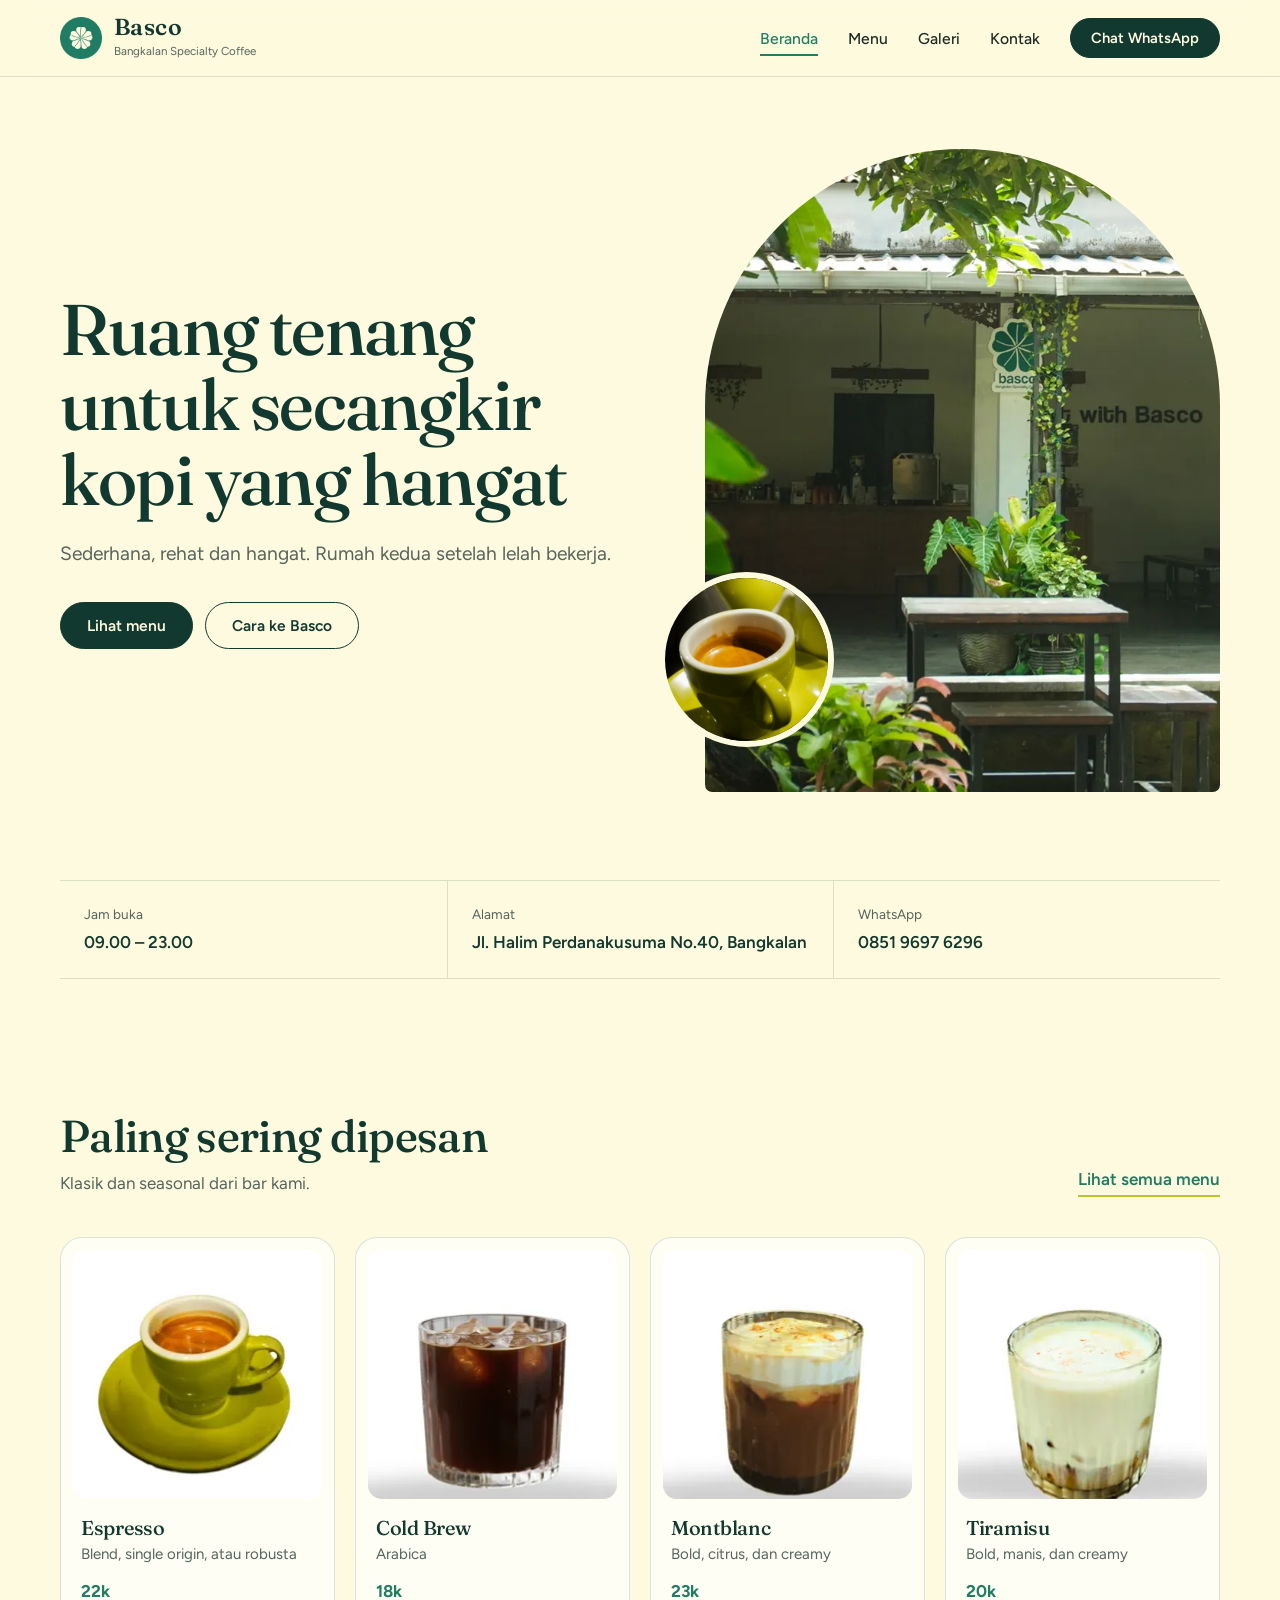
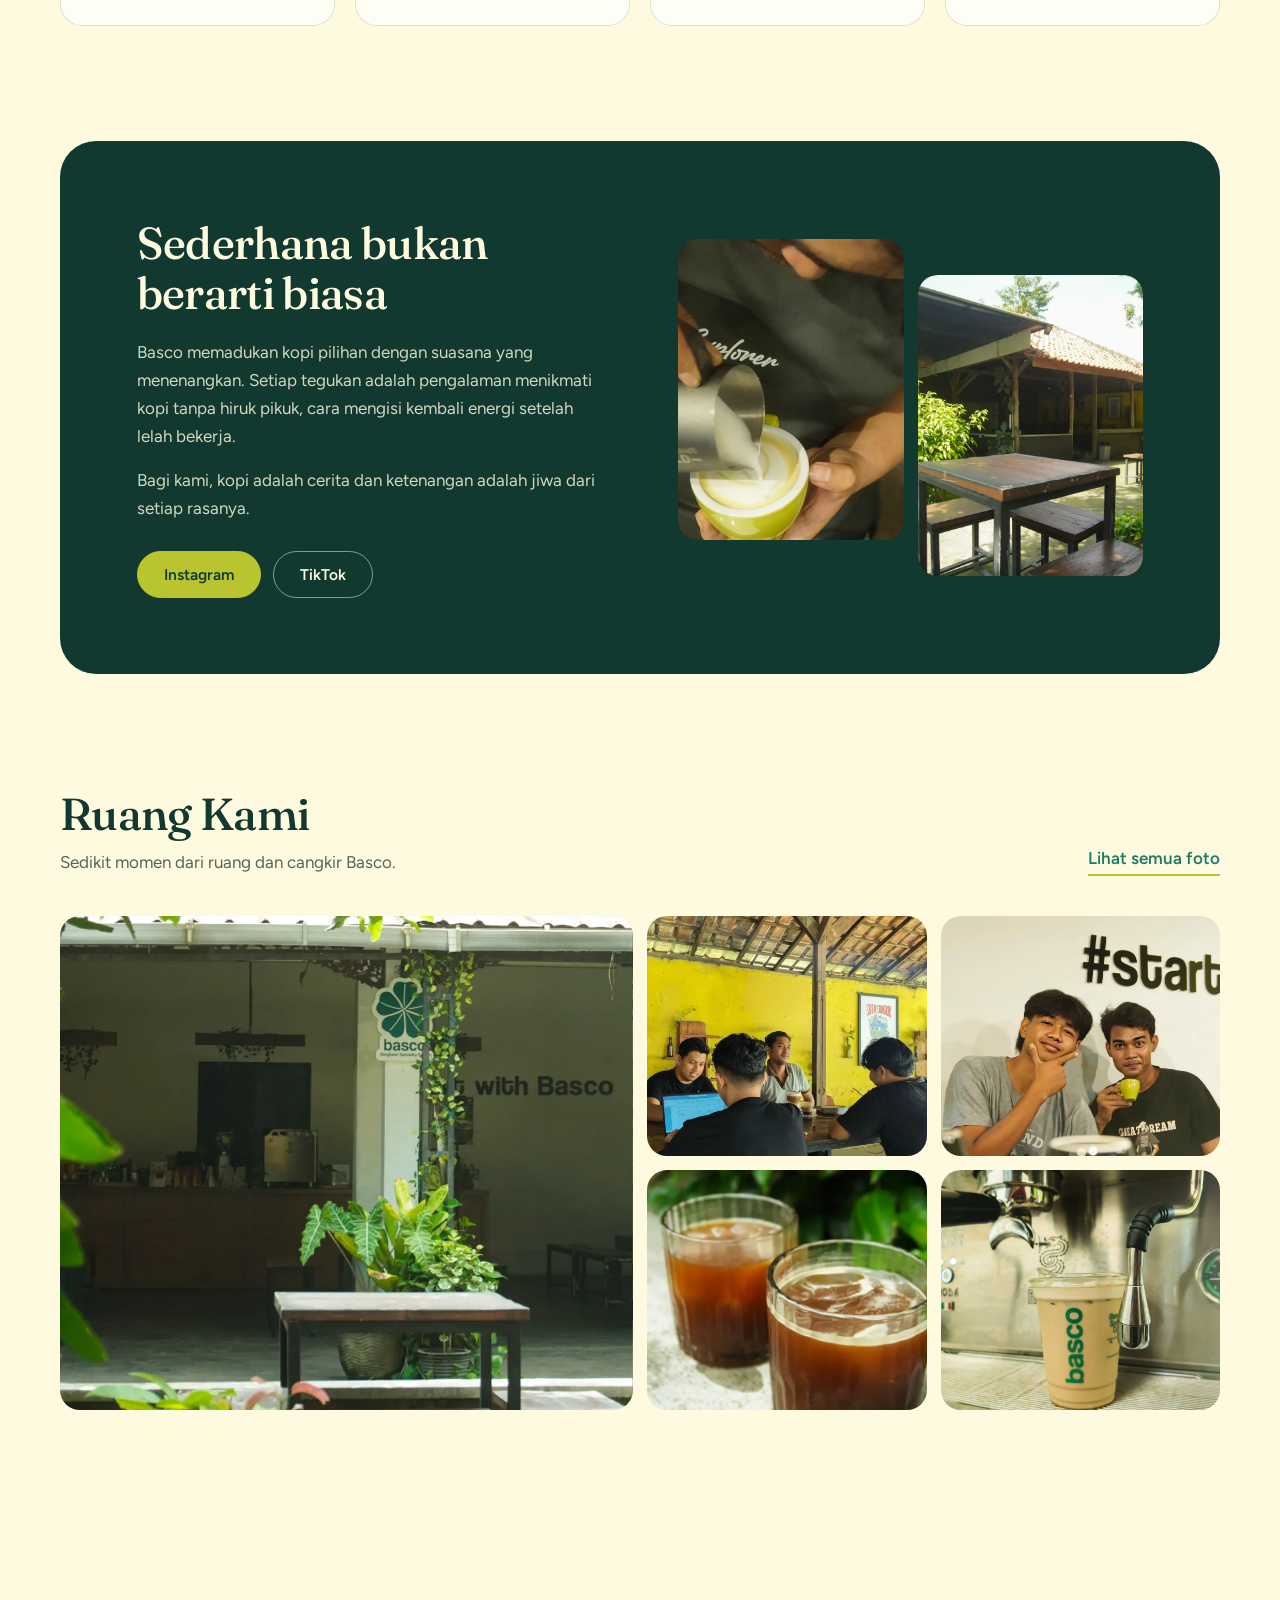
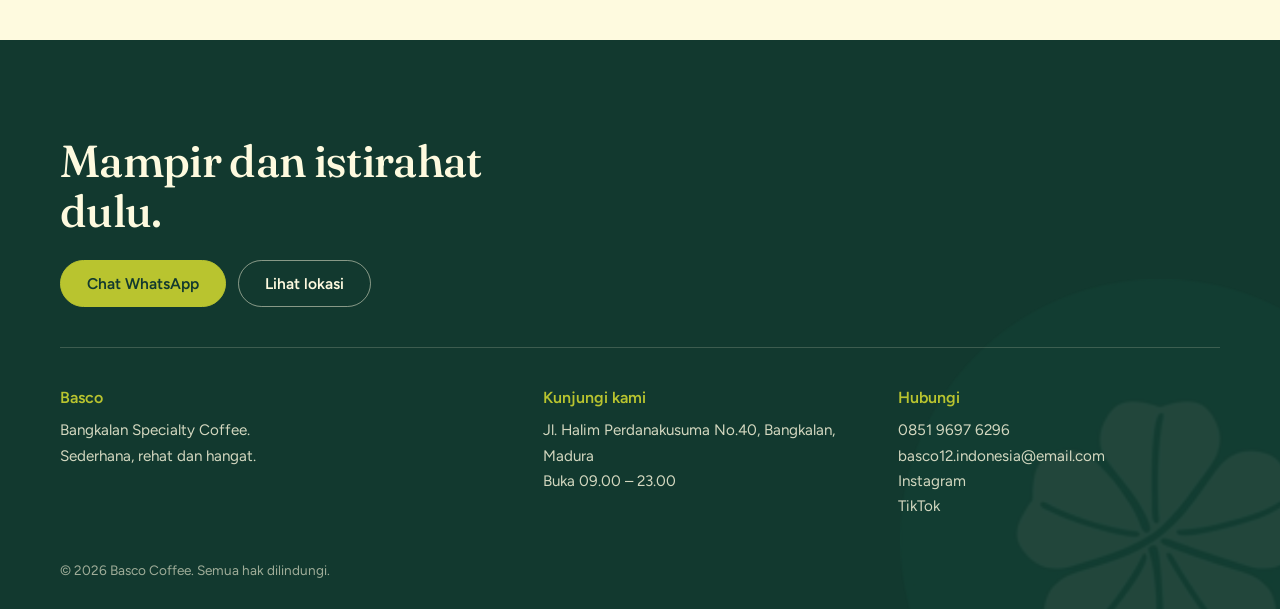
<file: index.html>
<!doctype html>
<html lang="id">
  <head>
    <meta charset="utf-8" />
    <meta name="viewport" content="width=device-width, initial-scale=1" />
    <title>Basco — Bangkalan Specialty Coffee</title>
    <meta
      name="description"
      content="Basco, kedai kopi di Bangkalan. Ruang tenang untuk secangkir kopi yang hangat."
    />
    <link rel="icon" href="img/favicon.png" type="image/png" />
    <link rel="preconnect" href="https://fonts.googleapis.com" />
    <link rel="preconnect" href="https://fonts.gstatic.com" crossorigin />
    <link
      href="https://fonts.googleapis.com/css2?family=Fraunces:ital,opsz,wght@0,9..144,400..700;1,9..144,400..600&family=Figtree:wght@400;500;600;700&display=swap"
      rel="stylesheet"
    />
    <link rel="stylesheet" href="css/style.css" />
  </head>
  <body>
    <div id="head"></div>

    <main>
      <section class="hero">
        <div class="wrap">
          <div class="hero-grid">
            <div class="hero-copy">
              <h1>Ruang tenang untuk secangkir kopi yang hangat</h1>
              <p class="lead">
                Sederhana, rehat dan hangat. Rumah kedua setelah lelah bekerja.
              </p>
              <div class="row">
                <a class="btn" href="menu.html">Lihat menu</a>
                <a class="btn ghost" href="kontak.html">Cara ke Basco</a>
              </div>
            </div>
            <div class="hero-photo">
              <div class="arch">
                <img
                  src="img/p-hero.webp"
                  alt="Tampak depan Basco dengan tanaman dan tulisan #startwithBasco"
                  width="900"
                  height="1200"
                  fetchpriority="high"
                />
              </div>
              <div class="cup">
                <img
                  src="img/p-espresso.webp"
                  alt="Secangkir espresso dalam cangkir hijau"
                />
              </div>
            </div>
          </div>
          <dl class="info">
            <div>
              <dt>Jam buka</dt>
              <dd>09.00 – 23.00</dd>
            </div>
            <div>
              <dt>Alamat</dt>
              <dd>Jl. Halim Perdanakusuma No.40, Bangkalan</dd>
            </div>
            <div>
              <dt>WhatsApp</dt>
              <dd>0851 9697 6296</dd>
            </div>
          </dl>
        </div>
      </section>

      <section class="sec">
        <div class="wrap">
          <div class="sec-head">
            <div>
              <h2>Paling sering dipesan</h2>
              <p>Klasik dan seasonal dari bar kami.</p>
            </div>
            <a class="more" href="menu.html">Lihat semua menu</a>
          </div>
          <div class="best" id="best"></div>
        </div>
      </section>

      <section>
        <div class="wrap about">
          <div>
            <h2>Sederhana bukan berarti biasa</h2>
            <p>
              Basco memadukan kopi pilihan dengan suasana yang menenangkan.
              Setiap tegukan adalah pengalaman menikmati kopi tanpa hiruk pikuk,
              cara mengisi kembali energi setelah lelah bekerja.
            </p>
            <p>
              Bagi kami, kopi adalah cerita dan ketenangan adalah jiwa dari
              setiap rasanya.
            </p>
            <div class="row">
              <a
                class="btn lime"
                href="https://www.instagram.com/basco_coffee/"
                target="_blank"
                rel="noopener"
                >Instagram</a
              >
              <a
                class="btn line-light"
                href="https://www.tiktok.com/@basco.coffee"
                target="_blank"
                rel="noopener"
                >TikTok</a
              >
            </div>
          </div>
          <div class="duo">
            <img
              src="img/p-latte.webp"
              alt="Barista menuang susu untuk latte art"
              loading="lazy"
            />
            <img
              src="img/p-meja.webp"
              alt="Meja kayu di bawah atap joglo"
              loading="lazy"
            />
          </div>
        </div>
      </section>

      <section class="sec">
        <div class="wrap">
          <div class="sec-head">
            <div>
              <h2>Ruang Kami</h2>
              <p>Sedikit momen dari ruang dan cangkir Basco.</p>
            </div>
            <a class="more" href="galeri.html">Lihat semua foto</a>
          </div>
          <div class="bento" id="bento"></div>
        </div>
      </section>

      <!--
    <section>
      <div class="wrap promo">
        <div>
          <h2>Basco Student Coffee Club</h2>
          <p>Pelajar dapat diskon 30% untuk menu pilihan. Bergabunglah dan nantikan promo serta merchandise gratis dari Basco.</p>
          <a class="btn" href="menu.html#promo">Lihat menu promo</a>
        </div>
        <ul>
          <li><span>Latte sirup, es (6 varian)</span><b>13k</b></li>
          <li><span>Non-kopi, es (4 varian)</span><b>11k</b></li>
        </ul>
      </div>
    </section>
  -->
    </main>

    <div id="foot"></div>
    <script src="js/data.js"></script>
    <script src="js/site.js"></script>
  </body>
</html>
</file>
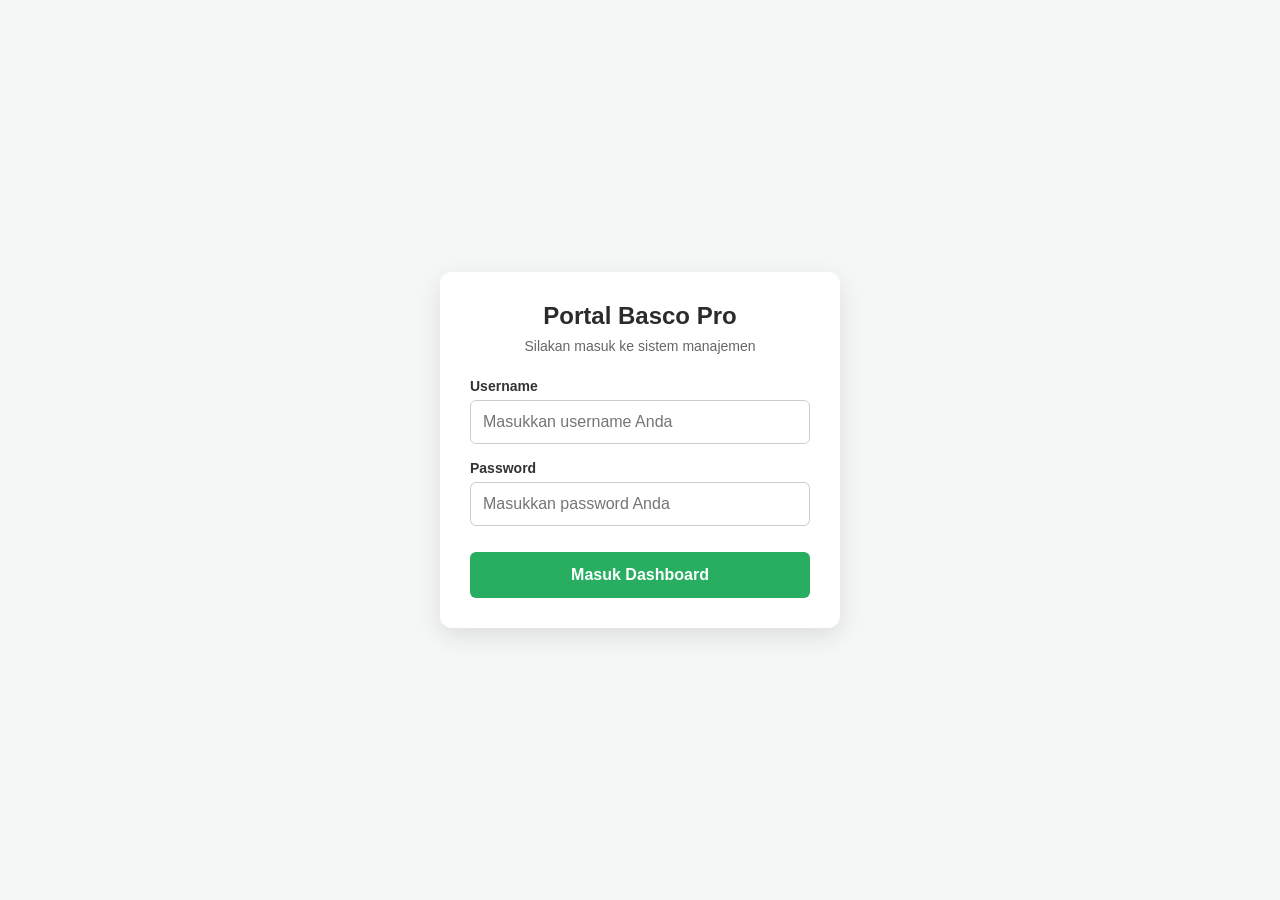
<file: coba.html>
<!doctype html>
<html lang="id">
  <head>
    <meta charset="UTF-8" />
    <meta name="viewport" content="width=device-width, initial-scale=1.0" />
    <title>Portal Shortcut Web</title>
    <style>
      /* CSS Reset dan Variabel Tema */
      :root {
        --bg-color: #f4f7f6;
        --primary-color: #2b2b2b; /* Tema Industrial */
        --accent-color: #27ae60; /* Sentuhan Nature/Green */
        --text-color: #333;
        --white: #ffffff;
      }

      * {
        box-sizing: border-box;
        margin: 0;
        padding: 0;
        font-family: "Segoe UI", Tahoma, Geneva, Verdana, sans-serif;
      }

      body {
        background-color: var(--bg-color);
        color: var(--text-color);
        display: flex;
        justify-content: center;
        align-items: center;
        min-height: 100vh;
        padding: 20px;
      }

      /* Container Utama */
      .container {
        background-color: var(--white);
        border-radius: 12px;
        box-shadow: 0 8px 24px rgba(0, 0, 0, 0.1);
        width: 100%;
        max-width: 400px; /* Lebar maksimal agar pas di HP */
        padding: 30px;
        overflow: hidden;
      }

      /* --- Bagian Login --- */
      #login-section {
        display: flex;
        flex-direction: column;
      }

      .header {
        text-align: center;
        margin-bottom: 24px;
      }

      .header h2 {
        color: var(--primary-color);
        margin-bottom: 8px;
      }

      .header p {
        font-size: 14px;
        color: #666;
      }

      .form-group {
        margin-bottom: 16px;
      }

      .form-group label {
        display: block;
        margin-bottom: 6px;
        font-size: 14px;
        font-weight: 600;
      }

      .form-group input {
        width: 100%;
        padding: 12px;
        border: 1px solid #ccc;
        border-radius: 6px;
        font-size: 16px;
        transition: border-color 0.3s;
      }

      .form-group input:focus {
        border-color: var(--accent-color);
        outline: none;
      }

      .btn {
        width: 100%;
        padding: 14px;
        background-color: var(--accent-color);
        color: var(--white);
        border: none;
        border-radius: 6px;
        font-size: 16px;
        font-weight: bold;
        cursor: pointer;
        transition: background-color 0.3s;
        margin-top: 10px;
      }

      .btn:hover {
        background-color: #219653;
      }

      /* --- Bagian Dashboard --- */
      #dashboard-section {
        display: none; /* Disembunyikan sebelum login */
        flex-direction: column;
      }

      .dashboard-header {
        text-align: center;
        margin-bottom: 24px;
        padding-bottom: 16px;
        border-bottom: 2px solid var(--bg-color);
      }

      .dashboard-header h2 {
        color: var(--primary-color);
      }

      .dashboard-header p {
        font-size: 14px;
        color: #666;
        margin-top: 5px;
      }

      .shortcut-grid {
        display: grid;
        grid-template-columns: 1fr; /* 1 kolom penuh di mobile */
        gap: 16px;
      }

      /* Gaya Tombol Shortcut */
      .shortcut-btn {
        display: flex;
        align-items: center;
        justify-content: center;
        padding: 16px;
        background-color: var(--primary-color);
        color: var(--white);
        text-decoration: none;
        border-radius: 8px;
        font-size: 16px;
        font-weight: 600;
        text-align: center;
        transition:
          transform 0.2s,
          background-color 0.3s;
        box-shadow: 0 4px 6px rgba(0, 0, 0, 0.05);
      }

      .shortcut-btn:hover {
        transform: translateY(-2px); /* Efek tombol terangkat saat disentuh */
        background-color: #1a1a1a;
      }

      .logout-btn {
        background-color: #e74c3c;
        margin-top: 24px;
      }

      .logout-btn:hover {
        background-color: #c0392b;
      }
    </style>
  </head>
  <body>
    <div class="container">
      <div id="login-section">
        <div class="header">
          <h2>Portal Basco Pro</h2>
          <p>Silakan masuk ke sistem manajemen</p>
        </div>
        <div class="form-group">
          <label for="username">Username</label>
          <input
            type="text"
            id="username"
            placeholder="Masukkan username Anda"
          />
        </div>
        <div class="form-group">
          <label for="password">Password</label>
          <input
            type="password"
            id="password"
            placeholder="Masukkan password Anda"
          />
        </div>
        <button class="btn" onclick="prosesLogin()">Masuk Dashboard</button>
      </div>

      <div id="dashboard-section">
        <div class="dashboard-header">
          <h2>Menu Shortcut</h2>
          <p>Pilih tautan aplikasi di bawah ini</p>
        </div>

        <div class="shortcut-grid">
          <a
            href="https://www.appsheet.com/start/ff25271b-bc1d-475f-b2b5-38b8dc57c422?platform=desktop#appName=LaporanHarianBasco-901349824&vss=[base64]&view=Laporan%20Harian"
            class="shortcut-btn"
            >Laporan Harian Basco</a
          >
          <a href="#" class="shortcut-btn">Monitoring Stock & Bahan Baku</a>
          <a href="#" class="shortcut-btn">Database Member (QR Code)</a>
          <a href="#" class="shortcut-btn">Manajemen Jadwal Staff</a>
        </div>

        <button class="btn logout-btn" onclick="prosesLogout()">Keluar</button>
      </div>
    </div>

    <script>
      // Simulasi logika perpindahan halaman
      function prosesLogin() {
        const user = document.getElementById("username").value;
        const pass = document.getElementById("password").value;

        // Validasi sederhana: pastikan kolom tidak kosong
        if (user.trim() !== "" && pass.trim() !== "") {
          document.getElementById("login-section").style.display = "none";
          document.getElementById("dashboard-section").style.display = "flex";
        } else {
          alert("Harap isi Username dan Password terlebih dahulu!");
        }
      }

      function prosesLogout() {
        // Kosongkan kolom input dan kembalikan ke tampilan login
        document.getElementById("username").value = "";
        document.getElementById("password").value = "";
        document.getElementById("dashboard-section").style.display = "none";
        document.getElementById("login-section").style.display = "flex";
      }
    </script>
  </body>
</html>
</file>
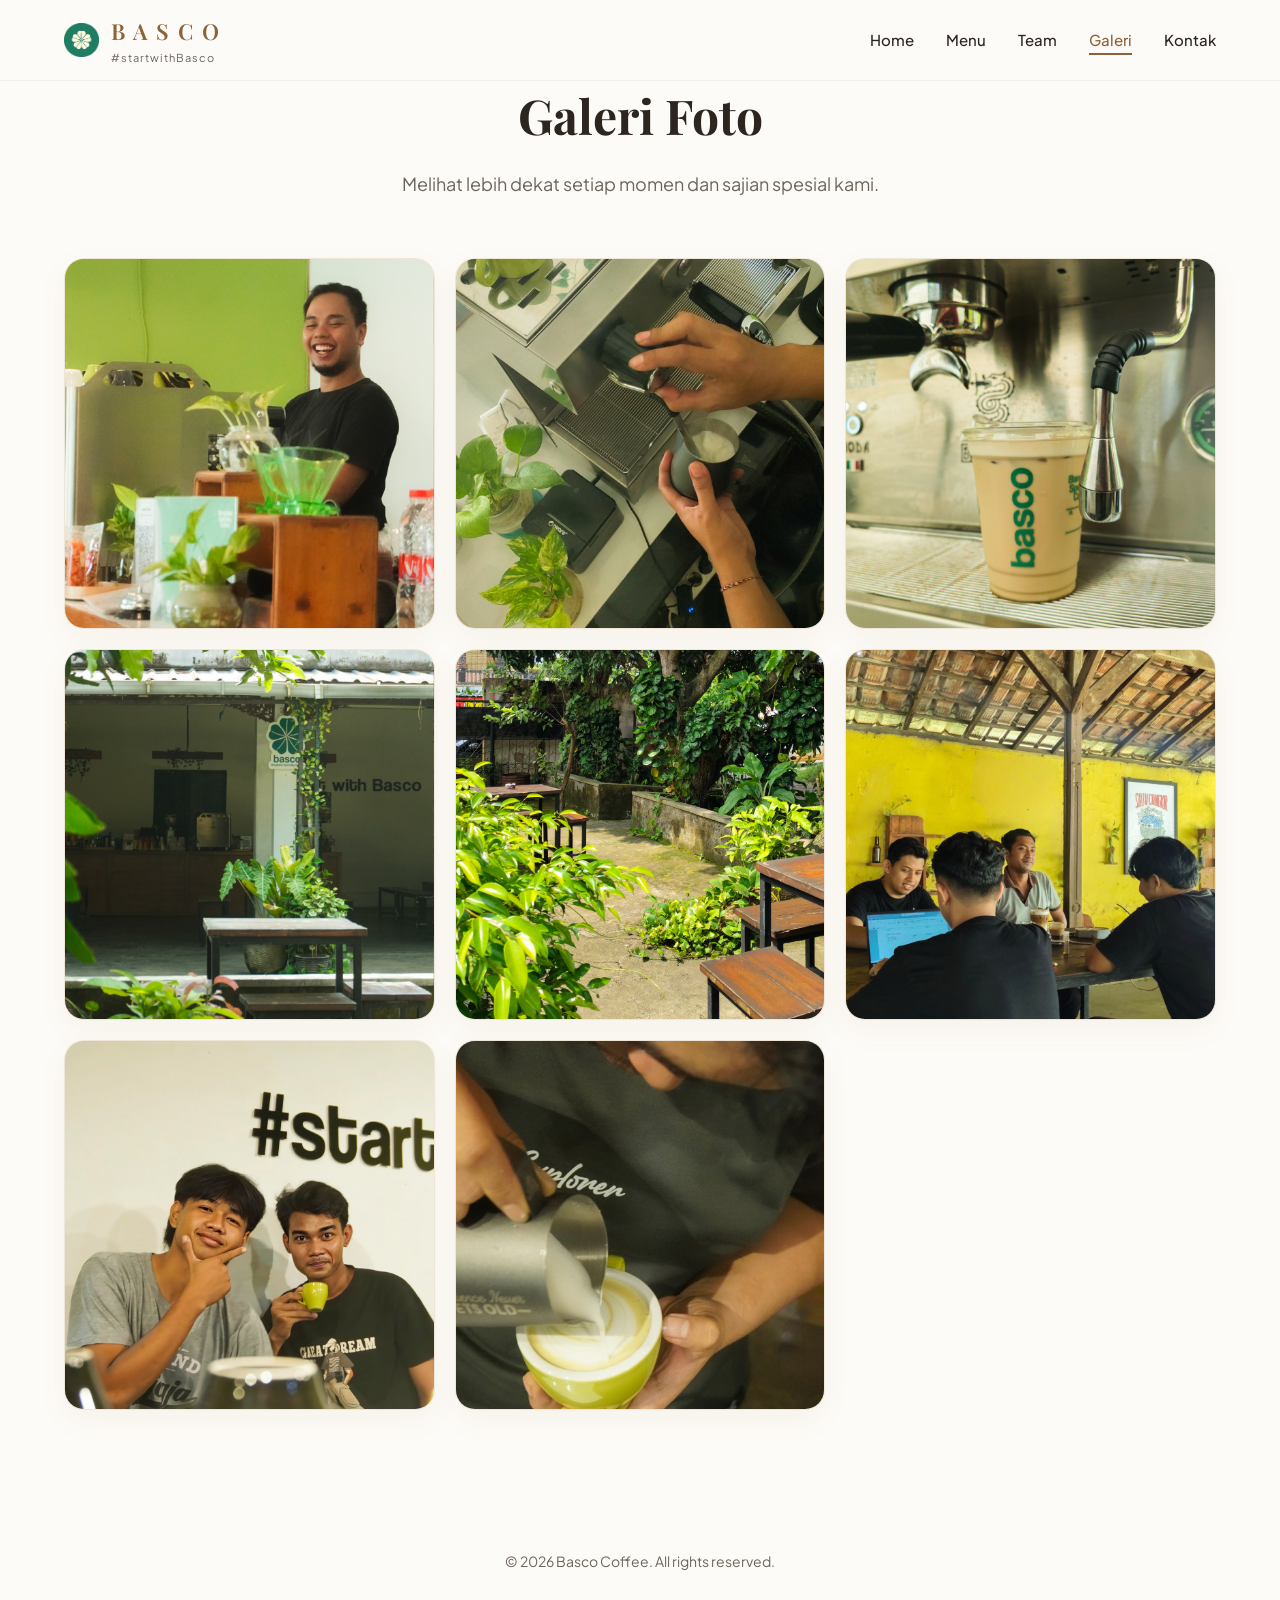
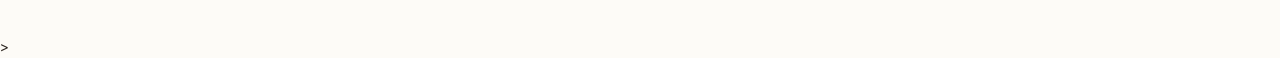
<file: gallery.html>
<!doctype html>
<html lang="id">
  <head>
    <meta charset="utf-8" />
    <meta name="viewport" content="width=device-width,initial-scale=1" />
    <title>Galeri - B A S C O</title>
    <link rel="icon" href="img/logo basco 1.png" type="image/x-icon" />
    <meta
      name="description"
      content="Koleksi foto suasana dan produk BASCO - Bangkalan Specialty Coffee."
    />

    <link rel="preconnect" href="https://fonts.googleapis.com" />
    <link rel="preconnect" href="https://fonts.gstatic.com" crossorigin />
    <link
      href="https://fonts.googleapis.com/css2?family=Plus+Jakarta+Sans:wght@300;400;500;600;700&family=Playfair+Display:ital,wght@0,600;1,400&display=swap"
      rel="stylesheet"
    />

    <style>
      /* --- VARIABEL TEMA --- */
      :root {
        --bg-primary: #fdfbf7;
        --bg-secondary: #f4ede2;
        --text-main: #2c2520;
        --text-muted: #6e645e;
        --accent: #8c6239;
        --white: #ffffff;
        --shadow: 0 10px 30px rgba(140, 98, 57, 0.06);
        --transition: all 0.3s cubic-bezier(0.4, 0, 0.2, 1);
      }

      * {
        box-sizing: border-box;
        margin: 0;
        padding: 0;
      }

      body {
        font-family: "Plus Jakarta Sans", sans-serif;
        background-color: var(--bg-primary);
        color: var(--text-main);
        line-height: 1.6;
      }

      .container {
        width: 100%;
        max-width: 1200px;
        margin: 0 auto;
        padding: 0 24px;
      }

      /* --- HEADER & NAV --- */
      header {
        background-color: rgba(253, 251, 247, 0.85);
        backdrop-filter: blur(12px);
        position: fixed;
        top: 0;
        left: 0;
        width: 100%;
        z-index: 1000;
        border-bottom: 1px solid rgba(140, 98, 57, 0.08);
      }
      .nav {
        display: flex;
        justify-content: space-between;
        align-items: center;
        height: 80px;
      }
      .brand {
        display: flex;
        align-items: center;
        gap: 12px;
        text-decoration: none;
      }
      .brand-title {
        font-family: "Playfair Display", serif;
        font-size: 22px;
        font-weight: 600;
        letter-spacing: 2px;
        color: var(--accent);
      }
      .brand-sub {
        font-size: 11px;
        color: var(--text-muted);
        letter-spacing: 1px;
      }

      nav ul {
        display: flex;
        list-style: none;
        gap: 32px;
      }
      nav ul a {
        font-size: 15px;
        font-weight: 500;
        color: var(--text-main);
        text-decoration: none;
        position: relative;
        transition: var(--transition);
      }
      nav ul a:hover,
      nav ul a.active {
        color: var(--accent);
      }
      nav ul a.active::after {
        content: "";
        position: absolute;
        bottom: -6px;
        left: 0;
        width: 100%;
        height: 2px;
        background-color: var(--accent);
      }

      .menu-toggle {
        display: none;
        background: none;
        border: none;
        font-size: 28px;
        cursor: pointer;
        color: var(--text-main);
      }

      /* --- HERO GALERI --- */
      main {
        padding-top: 140px;
      }
      .hero-section {
        text-align: center;
        margin-bottom: 60px;
      }
      .hero-section h1 {
        font-family: "Playfair Display", serif;
        font-size: 48px;
        color: var(--text-main);
        margin-bottom: 16px;
      }
      .hero-section p {
        color: var(--text-muted);
        font-size: 18px;
        max-width: 600px;
        margin: 0 auto;
      }

      /* --- GRID GALERI --- */
      .gallery-grid {
        display: grid;
        grid-template-columns: repeat(auto-fill, minmax(280px, 1fr));
        gap: 20px;
        margin-bottom: 80px;
      }

      .gallery-item {
        overflow: hidden;
        border-radius: 20px;
        box-shadow: var(--shadow);
        background: var(--bg-secondary);
        aspect-ratio: 1 / 1;
        border: 1px solid rgba(140, 98, 57, 0.05);
      }

      .gallery-item img {
        width: 100%;
        height: 100%;
        object-fit: cover;
        transition: var(--transition);
        display: block;
      }

      .gallery-item:hover img {
        transform: scale(1.1);
        filter: brightness(0.9);
      }

      /* --- MOBILE NAVIGATION PANEL --- */
      .mobile-nav {
        position: fixed;
        top: 0;
        left: 0;
        width: 100%;
        height: 100%;
        background: rgba(0, 0, 0, 0.5);
        z-index: 2000;
        display: none;
        justify-content: flex-end;
      }
      .mobile-nav .panel {
        background: var(--bg-primary);
        width: 280px;
        height: 100%;
        padding: 40px 24px;
        box-shadow: -10px 0 30px rgba(0, 0, 0, 0.1);
      }

      footer {
        padding: 60px 0;
        border-top: 1px solid var(--accent-light);
        text-align: center;
        color: var(--text-muted);
        font-size: 14px;
      }

      /* --- ANIMATION --- */
      .fade-up {
        opacity: 0;
        transform: translateY(20px);
        animation: fadeUp 0.6s forwards;
      }
      @keyframes fadeUp {
        to {
          opacity: 1;
          transform: translateY(0);
        }
      }

      @media (max-width: 768px) {
        nav {
          display: none;
        }
        .menu-toggle {
          display: block;
        }
        .hero-section h1 {
          font-size: 36px;
        }
      }
    </style>
  </head>
  <body>
    <header>
      <div class="container nav">
        <a href="index.html" class="brand">
          <img src="img/logo basco 1.png" alt="Logo" style="width: 35px" />
          <div>
            <div class="brand-title">B A S C O</div>
            <div class="brand-sub">#startwithBasco</div>
          </div>
        </a>

        <nav>
          <ul>
            <li><a href="index.html">Home</a></li>
            <li><a href="menu.html">Menu</a></li>
            <li><a href="team.html">Team</a></li>
            <li><a href="gallery.html" class="active">Galeri</a></li>
            <li><a href="kontak.html">Kontak</a></li>
          </ul>
        </nav>

        <button class="menu-toggle" onclick="openMobile()">☰</button>
      </div>
    </header>

    <main class="container">
      <section class="hero-section fade-up">
        <br />
        <br />
        <br />
        <h1>Galeri Foto</h1>
        <p>Melihat lebih dekat setiap momen dan sajian spesial kami.</p>
      </section>

      <div class="gallery-grid">
        <div class="gallery-item fade-up">
          <img src="img/galeri1.png" alt="Momen Basco 1" />
        </div>
        <div class="gallery-item fade-up">
          <img src="img/galeri2.png" alt="Momen Basco 2" />
        </div>
        <div class="gallery-item fade-up">
          <img src="img/galeri3.png" alt="Momen Basco 3" />
        </div>
        <div class="gallery-item fade-up">
          <img src="img/galeri4.png" alt="Momen Basco 4" />
        </div>
        <div class="gallery-item fade-up">
          <img src="img/galeri5.png" alt="Momen Basco 5" />
        </div>
        <div class="gallery-item fade-up">
          <img src="img/galeri6.png" alt="Momen Basco 6" />
        </div>
        <div class="gallery-item fade-up">
          <img src="img/galeri7.png" alt="Momen Basco 7" />
        </div>
        <div class="gallery-item fade-up">
          <img src="img/galeri8.png" alt="Momen Basco 8" />
        </div>
      </div>
    </main>

    <footer>
      <p>&copy; <span id="year"></span> Basco Coffee. All rights reserved.</p>
    </footer>

    <div class="mobile-nav" id="mobileNav" onclick="closeMobile()">
      <div class="panel" onclick="event.stopPropagation()">
        <nav style="display: block">
          <ul
            style="
              list-style: none;
              padding: 0;
              margin: 0;
              display: flex;
              flex-direction: column;
              gap: 20px;
            "
          >
            <li><a href="index.html" onclick="closeMobile()">Home</a></li>
            <li><a href="menu.html" onclick="closeMobile()">Menu</a></li>
            <li><a href="team.html" onclick="closeMobile()">Team</a></li>
            <li><a href="gallery.html" onclick="closeMobile()">Galeri</a></li>
            <li><a href="kontak.html" onclick="closeMobile()">Kontak</a></li>
          </ul>
        </nav>
      </div>
    </div>

    <script>
      document.getElementById("year").textContent = new Date().getFullYear();

      function openMobile() {
        document.getElementById("mobileNav").style.display = "flex";
      }
      function closeMobile() {
        document.getElementById("mobileNav").style.display = "none";
      }

      // Menutup menu jika klik di area gelap
      window.onclick = function (event) {
        const modal = document.getElementById("mobileNav");
        if (event.target == modal) {
          modal.style.display = "none";
        }
      };

      // Animasi delay untuk setiap gambar
      window.addEventListener("load", () => {
        document.querySelectorAll(".fade-up").forEach((el, i) => {
          el.style.animationDelay = i * 0.1 + "s";
        });
      });
    </script>
  </body>
</html>
>
</file>
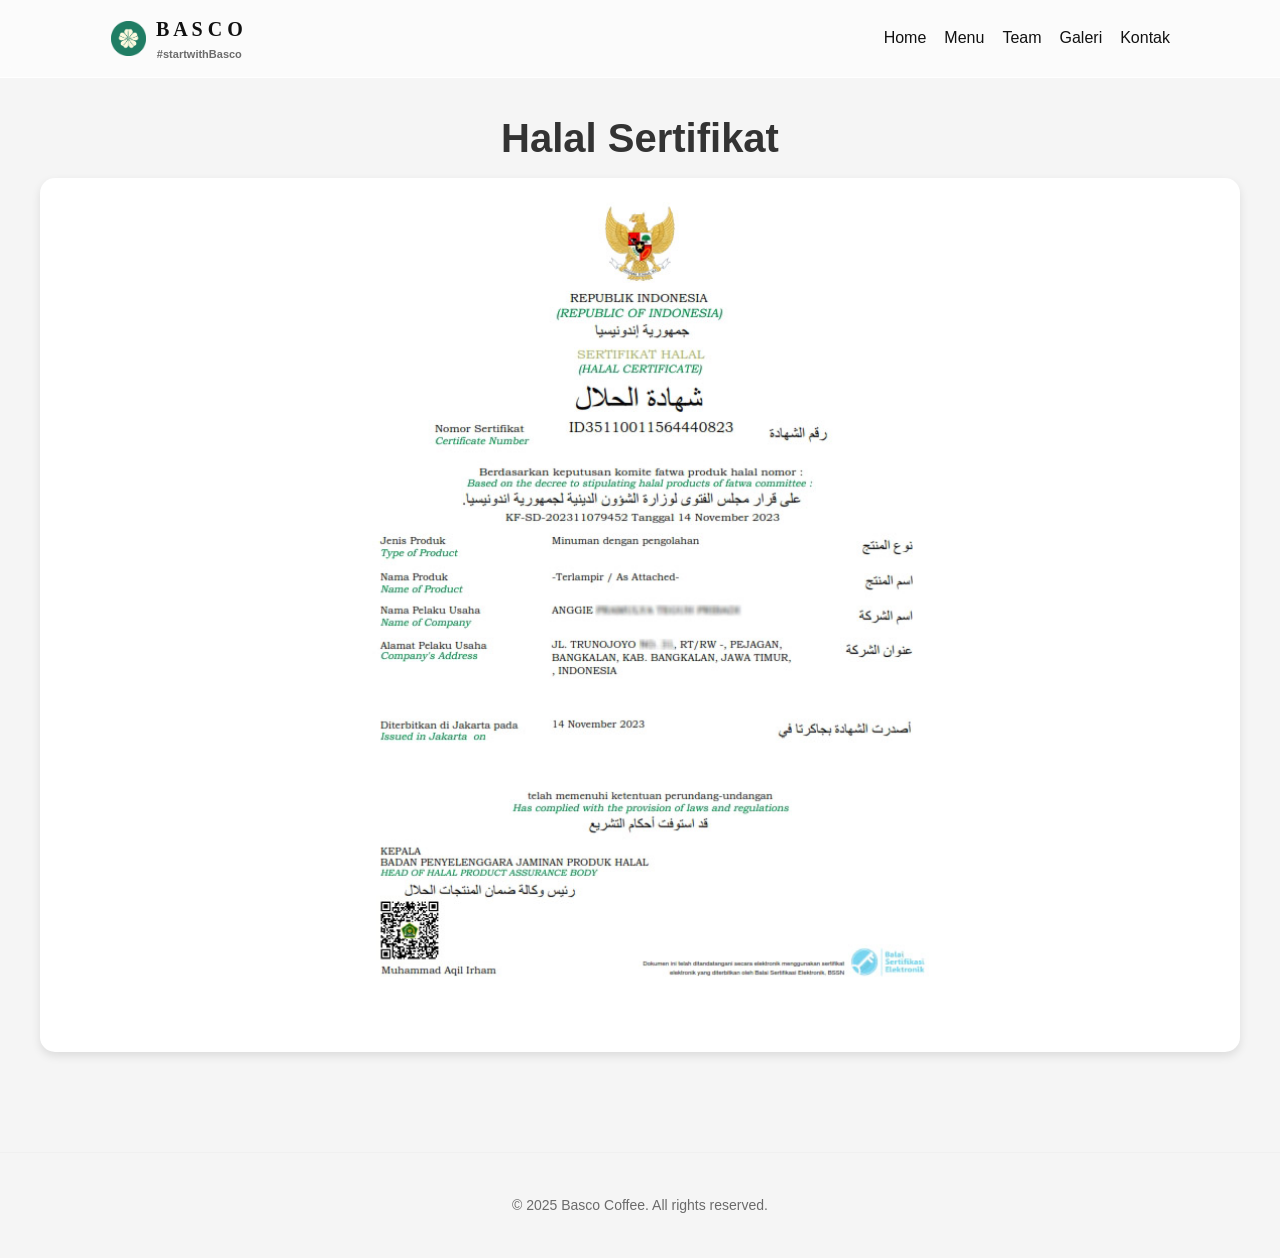
<file: halal.html>
<!DOCTYPE html>
<html lang="id">
  <head>
    <meta charset="utf-8" />
    <meta name="viewport" content="width=device-width,initial-scale=1" />
    <title>B A S C O</title>
    <link rel="icon" href="img/logo basco 1.png" type="image/x-icon" />
    <meta
      name="description"
      content="BASCO -Bangkalan Specialty Coffee."
    />
    <link rel="preconnect" href="https://fonts.googleapis.com" />
    <link rel="preconnect" href="https://fonts.gstatic.com" crossorigin />
    <link
      href="https://fonts.googleapis.com/css2?family=Inter:wght@300;400;600;700&family=Playfair+Display:wght@400;600&display=swap"
      rel="stylesheet"
    />
    <link rel="stylesheet" href="style.css" />
  </head>
  <body>
    <header>
      <div class="container nav">
        <div class="brand">
          <div class="logo">
            <img src="img/logo basco 1.png" alt="" style="width: 35px" />
          </div>
          <div>
            <div
              style="
                font-size: 20px;
                font-family: 'Times New Roman', Times, serif;
              "
            >
              B A S C O
            </div>
            <div style="font-size: 11px; color: var(--muted); margin-top: 2px">
              #startwithBasco
            </div>
          </div>
        </div>

        <nav>
          <ul>
            <li><a href="index.html">Home</a></li>
            <li><a href="menu.html">Menu</a></li>
            <li><a href="team.html">Team</a></li>
            <li><a href="gallery.html">Galeri</a></li>
            <li><a href="kontak.html">Kontak</a></li>
          </ul>
        </nav>

        <button
          class="menu-toggle"
          aria-label="buka menu"
          onclick="openMobile()"
        >
          ☰
        </button>
      </div>
    </header>

    <style>
      body {
        font-family: Arial, sans-serif;
        margin: 0;
        padding: 0;
        background: #f5f5f5;
        text-align: center;
      }

      h1 {
        margin: 30px 0 10px;
        font-size: 2.5em;
        color: #333;
      }

      p.sub {
        font-size: 1.1em;
        color: #666;
        margin-bottom: 40px;
      }

      .team-container {
        display: grid;
        gap: 20px;
        padding: 0 40px 60px;
      }

      .team-card {
        background: #fff;
        border-radius: 15px;
        overflow: hidden;
        box-shadow: 0 4px 10px rgba(0, 0, 0, 0.1);
        transition: transform 0.3s;
      }

      .team-card:hover {
        transform: translateY(-5px);
      }

      .team-card img {
        width: 50%;
        height: auto;
      }
    </style>

    <h1>Halal Sertifikat</h1>
    <div class="team-container">
      <div class="team-card">
        <img
          src="img/SH PAK ANGGIE PRAMULYA TEGUH PRIBADI (PU BANGKALAN)_001.jpg"
          alt="Anggota Tim 1"
        />
        <h3></h3>
        <p></p>
      </div>
    </div>

    <!--Footer-->
    <footer style="text-align: center">
      <p>&copy; 2025 Basco Coffee. All rights reserved.</p>
    </footer>

    <!-- mobile nav overlay -->
    <div class="mobile-nav" id="mobileNav" onclick="closeMobile()">
      <div class="panel" onclick="event.stopPropagation()">
        <nav>
          <ul
            style="
              list-style: none;
              padding: 0;
              margin: 0;
              display: flex;
              flex-direction: column;
              gap: 12px;
            "
          >
            <li><a href="index.html" onclick="closeMobile()">Home</a></li>
            <li><a href="/menu/menu.html" onclick="closeMobile()">Menu</a></li>
            <li><a href="team.html" onclick="closeMobile()">Team</a></li>
            <li><a href="gallery.html" onclick="closeMobile()">Galeri</a></li>
            <li><a href="kontak.html" onclick="closeMobile()">Kontak</a></li>
          </ul>
        </nav>
      </div>
    </div>

    <script>
      // small helpers
      document.getElementById("year").textContent = new Date().getFullYear();

      function openMobile() {
        document.getElementById("mobileNav").style.display = "flex";
      }
      function closeMobile() {
        document.getElementById("mobileNav").style.display = "none";
      }

      function handleForm(e) {
        e.preventDefault();
        const f = e.target;
        // fake submit — replace with your integration (email, API) later
        alert(
          "Terima kasih, " +
            (f.name.value || "Teman") +
            "! Pesan Anda telah dikirim."
        );
        f.reset();
      }

      // simple reveal for items with .fade-up
      window.addEventListener("load", () => {
        document.querySelectorAll(".fade-up").forEach((el, i) => {
          el.style.animationDelay = i * 0.08 + "s";
        });
      });
    </script>
  </body>
</html>
</file>
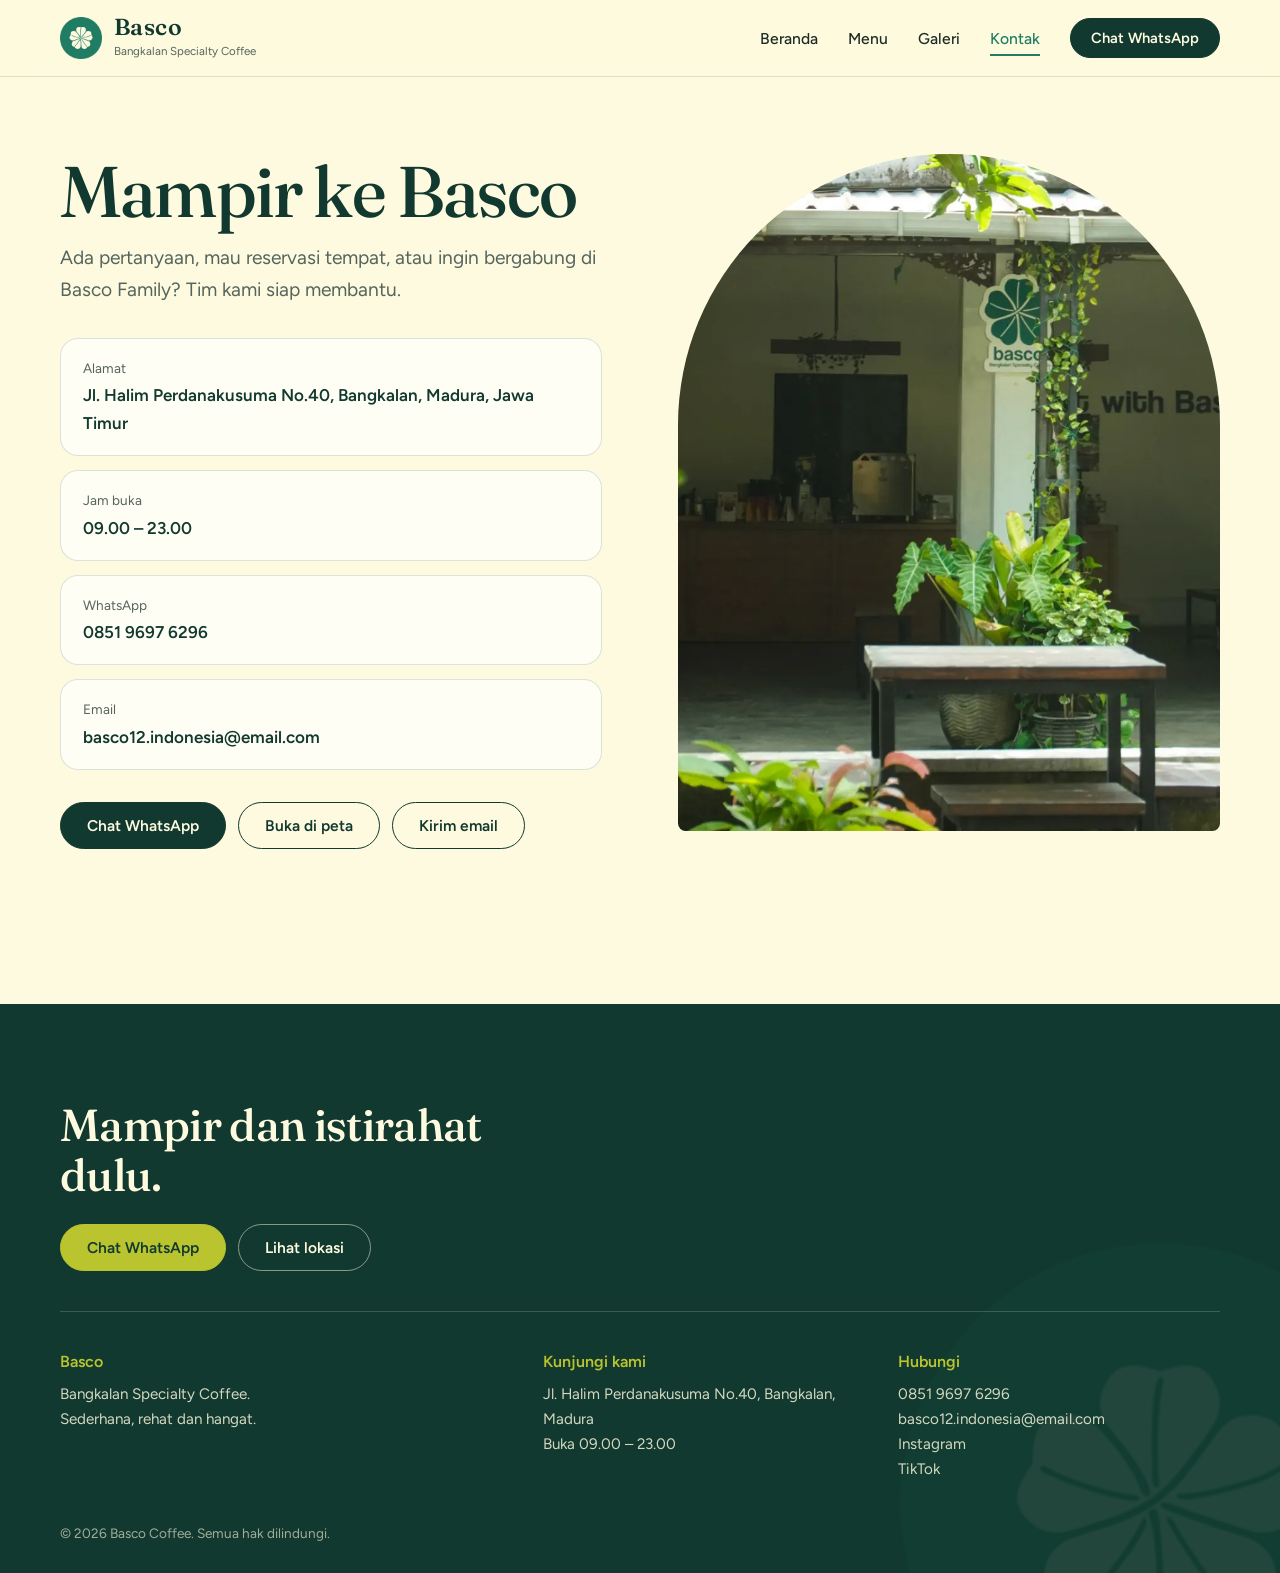
<file: kontak.html>
<!doctype html>
<html lang="id">
<head>
  <meta charset="utf-8" />
  <meta name="viewport" content="width=device-width, initial-scale=1" />
  <title>Kontak — Basco</title>
  <meta name="description" content="Alamat, jam buka, dan kontak Basco Coffee Bangkalan." />
  <link rel="icon" href="img/favicon.png" type="image/png" />
  <link rel="preconnect" href="https://fonts.googleapis.com" />
  <link rel="preconnect" href="https://fonts.gstatic.com" crossorigin />
  <link href="https://fonts.googleapis.com/css2?family=Fraunces:ital,opsz,wght@0,9..144,400..700;1,9..144,400..600&family=Figtree:wght@400;500;600;700&display=swap" rel="stylesheet" />
  <link rel="stylesheet" href="css/style.css" />
</head>
<body>
  <div id="head"></div>

  <main>
    <section class="wrap page-top">
      <div class="kontak">
        <div>
          <h1>Mampir ke Basco</h1>
          <p class="lead">Ada pertanyaan, mau reservasi tempat, atau ingin bergabung di Basco Family? Tim kami siap membantu.</p>
          <dl class="kartu-kontak">
            <div><dt>Alamat</dt><dd>Jl. Halim Perdanakusuma No.40, Bangkalan, Madura, Jawa Timur</dd></div>
            <div><dt>Jam buka</dt><dd>09.00 – 23.00</dd></div>
            <div><dt>WhatsApp</dt><dd>0851 9697 6296</dd></div>
            <div><dt>Email</dt><dd>basco12.indonesia@email.com</dd></div>
          </dl>
          <div class="row">
            <a class="btn" id="wa" href="#" target="_blank" rel="noopener">Chat WhatsApp</a>
            <a class="btn ghost" id="mp" href="#" target="_blank" rel="noopener">Buka di peta</a>
            <a class="btn ghost" id="em" href="#">Kirim email</a>
          </div>
        </div>
        <div class="arch"><img src="img/p-taman.webp" alt="Teras taman Basco dengan tanaman rimbun" /></div>
      </div>
    </section>
    <script>
      /* tautan diisi dari INFO di js/site.js agar nomor dan alamat cukup diubah di satu tempat */
      window.addEventListener("DOMContentLoaded", () => { document.getElementById("wa").href = WA; document.getElementById("mp").href = INFO.maps; document.getElementById("em").href = "mailto:" + INFO.email; });
    </script>
  </main>

  <div id="foot"></div>
  <script src="js/data.js"></script>
  <script src="js/site.js"></script>
</body>
</html>
</file>
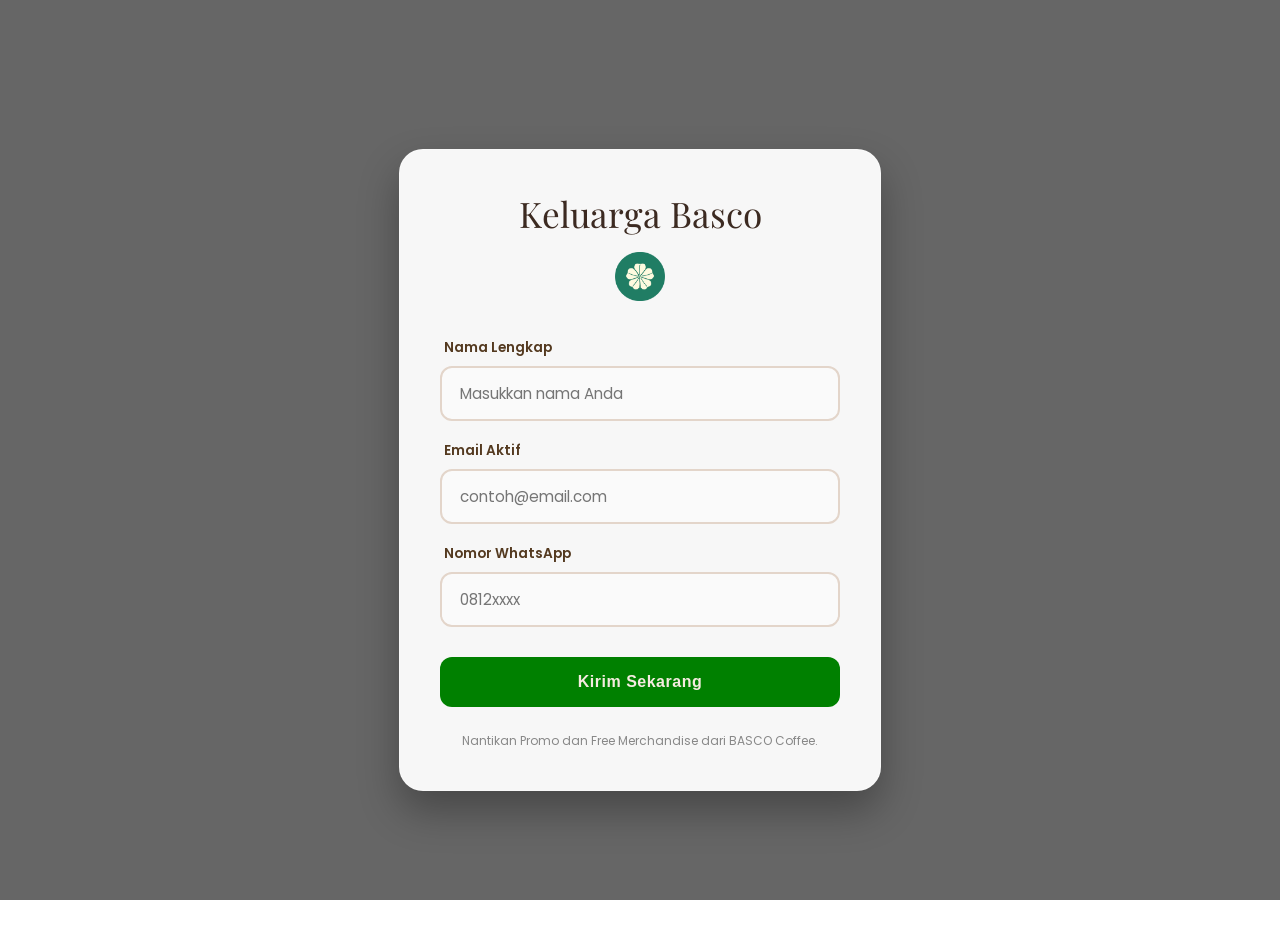
<file: Memberhsip.html>
<!doctype html>
<html lang="id">
  <head>
    <meta charset="UTF-8" />
    <meta name="viewport" content="width=device-width, initial-scale=1.0" />
    <title>Keluarga Basco</title>
    <link rel="icon" href="img/logo basco 1.png" type="image/x-icon" />
    <link
      href="https://fonts.googleapis.com/css2?family=Playfair+Display:wght@700&family=Poppins:wght@300;400;600&display=swap"
      rel="stylesheet"
    />
    <style>
      :root {
        --dark-coffee: #3c2a21;
        --medium-coffee: #543a20;
        --light-coffee: #74512d;
        --creme: #f5ebe0;
        --accent: #af8260;
        --white: #ffffff;
      }

      body {
        font-family: "Poppins", sans-serif;
        background:
          linear-gradient(rgba(0, 0, 0, 0.6), rgba(0, 0, 0, 0.6)),
          url("https://images.unsplash.com/photo-1495474472287-4d71bcdd2085?ixlib=rb-1.2.1&auto=format&fit=crop&w=1350&q=80");
        background-size: cover;
        background-position: center;
        background-attachment: fixed;
        display: flex;
        justify-content: center;
        align-items: center;
        min-height: 100vh;
        margin: 0;
        padding: 20px;
      }

      .membership-card {
        background: rgba(255, 255, 255, 0.95);
        backdrop-filter: blur(10px);
        padding: 40px;
        border-radius: 24px;
        box-shadow: 0 20px 40px rgba(0, 0, 0, 0.3);
        width: 100%;
        max-width: 400px;
        border: 1px solid rgba(255, 255, 255, 0.3);
        text-align: center;
      }

      .logo-area {
        font-family: "Playfair Display", serif;
        font-size: 2.2rem;
        color: var(--dark-coffee);
        margin-bottom: 5px;
      }

      .sub-title {
        color: var(--light-coffee);
        font-size: 0.9rem;
        margin-bottom: 30px;
        letter-spacing: 1px;
        text-transform: uppercase;
        font-weight: 600;
      }

      .form-group {
        text-align: left;
        margin-bottom: 20px;
      }

      label {
        display: block;
        font-size: 0.85rem;
        font-weight: 600;
        color: var(--medium-coffee);
        margin-bottom: 8px;
        margin-left: 4px;
      }

      input {
        width: 100%;
        padding: 14px 18px;
        border: 2px solid #e3d5ca;
        border-radius: 12px;
        box-sizing: border-box;
        font-family: "Poppins", sans-serif;
        font-size: 0.95rem;
        transition: all 0.3s ease;
        background: #fafafa;
      }

      input:focus {
        outline: none;
        border-color: var(--accent);
        background: var(--white);
        box-shadow: 0 0 0 4px rgba(175, 130, 96, 0.1);
      }

      button {
        width: 100%;
        padding: 16px;
        background-color: green;
        color: var(--creme);
        border: none;
        border-radius: 12px;
        cursor: pointer;
        font-size: 1rem;
        font-weight: 600;
        transition: all 0.3s ease;
        margin-top: 10px;
        letter-spacing: 0.5px;
      }

      button:hover {
        background-color: var(--medium-coffee);
        transform: translateY(-2px);
        box-shadow: 0 5px 15px rgba(60, 42, 33, 0.3);
      }

      button:disabled {
        background-color: #ccc;
        cursor: not-allowed;
        transform: none;
      }

      .footer-text {
        margin-top: 25px;
        font-size: 0.75rem;
        color: #888;
      }

      /* Success Animation Message */
      #status-message {
        display: none;
        margin-top: 20px;
        padding: 12px;
        border-radius: 8px;
        font-weight: 600;
        font-size: 0.9rem;
      }
    </style>
  </head>
  <body>
    <div class="membership-card">
      <div class="logo-area">Keluarga Basco</div>
      <div>
        <img
          src="logo basco 1.png"
          alt=""
          style="justify-content: center; width: 50px; margin-top: 10px"
        />
      </div>
      <div class="sub-title"></div>

      <form id="membershipForm">
        <div class="form-group">
          <label>Nama Lengkap</label>
          <input
            type="text"
            name="nama"
            placeholder="Masukkan nama Anda"
            required
          />
        </div>

        <div class="form-group">
          <label>Email Aktif</label>
          <input
            type="email"
            name="email"
            placeholder="contoh@email.com"
            required
          />
        </div>

        <div class="form-group">
          <label>Nomor WhatsApp</label>
          <input type="tel" name="whatsapp" placeholder="0812xxxx" required />
        </div>

        <button type="submit" id="submitBtn">Kirim Sekarang</button>
      </form>

      <div id="status-message"></div>

      <div class="footer-text">Nantikan Promo dan Free Merchandise dari BASCO Coffee.</div>
    </div>

    <script>
      const scriptURL =
        "https://script.google.com/macros/s/AKfycbyye7rxrgOtLMcfTajrgAnPPCkI1CLfThIFDQtavs9nmBTyYCg158CHVoVdI7Pkjgl0/exec"; // GANTI DENGAN URL ANDA
      const form = document.getElementById("membershipForm");
      const btn = document.getElementById("submitBtn");
      const statusMsg = document.getElementById("status-message");

      form.addEventListener("submit", (e) => {
        e.preventDefault();
        btn.disabled = true;
        btn.innerHTML = "Wait, lagi proses nih...";

        fetch(scriptURL, { method: "POST", body: new FormData(form) })
          .then((response) => {
            statusMsg.style.display = "block";
            statusMsg.style.backgroundColor = "#D4EDDA";
            statusMsg.style.color = "#155724";
            statusMsg.innerHTML = "Selamat Bergabung di Keluarga BASCO 🎉";
            form.reset();
            btn.innerHTML = "Kirim Sekarang";
            btn.disabled = false;

            // Sembunyikan pesan setelah 5 detik
            setTimeout(() => {
              statusMsg.style.display = "none";
            }, 5000);
          })
          .catch((error) => {
            statusMsg.style.display = "block";
            statusMsg.style.backgroundColor = "#F8D7DA";
            statusMsg.style.color = "#721C24";
            statusMsg.innerHTML = "Maaf,yuk coba lagi";
            btn.disabled = false;
            btn.innerHTML = "Kirim Sekarang";
          });
      });
    </script>
  </body>
</html>
</file>
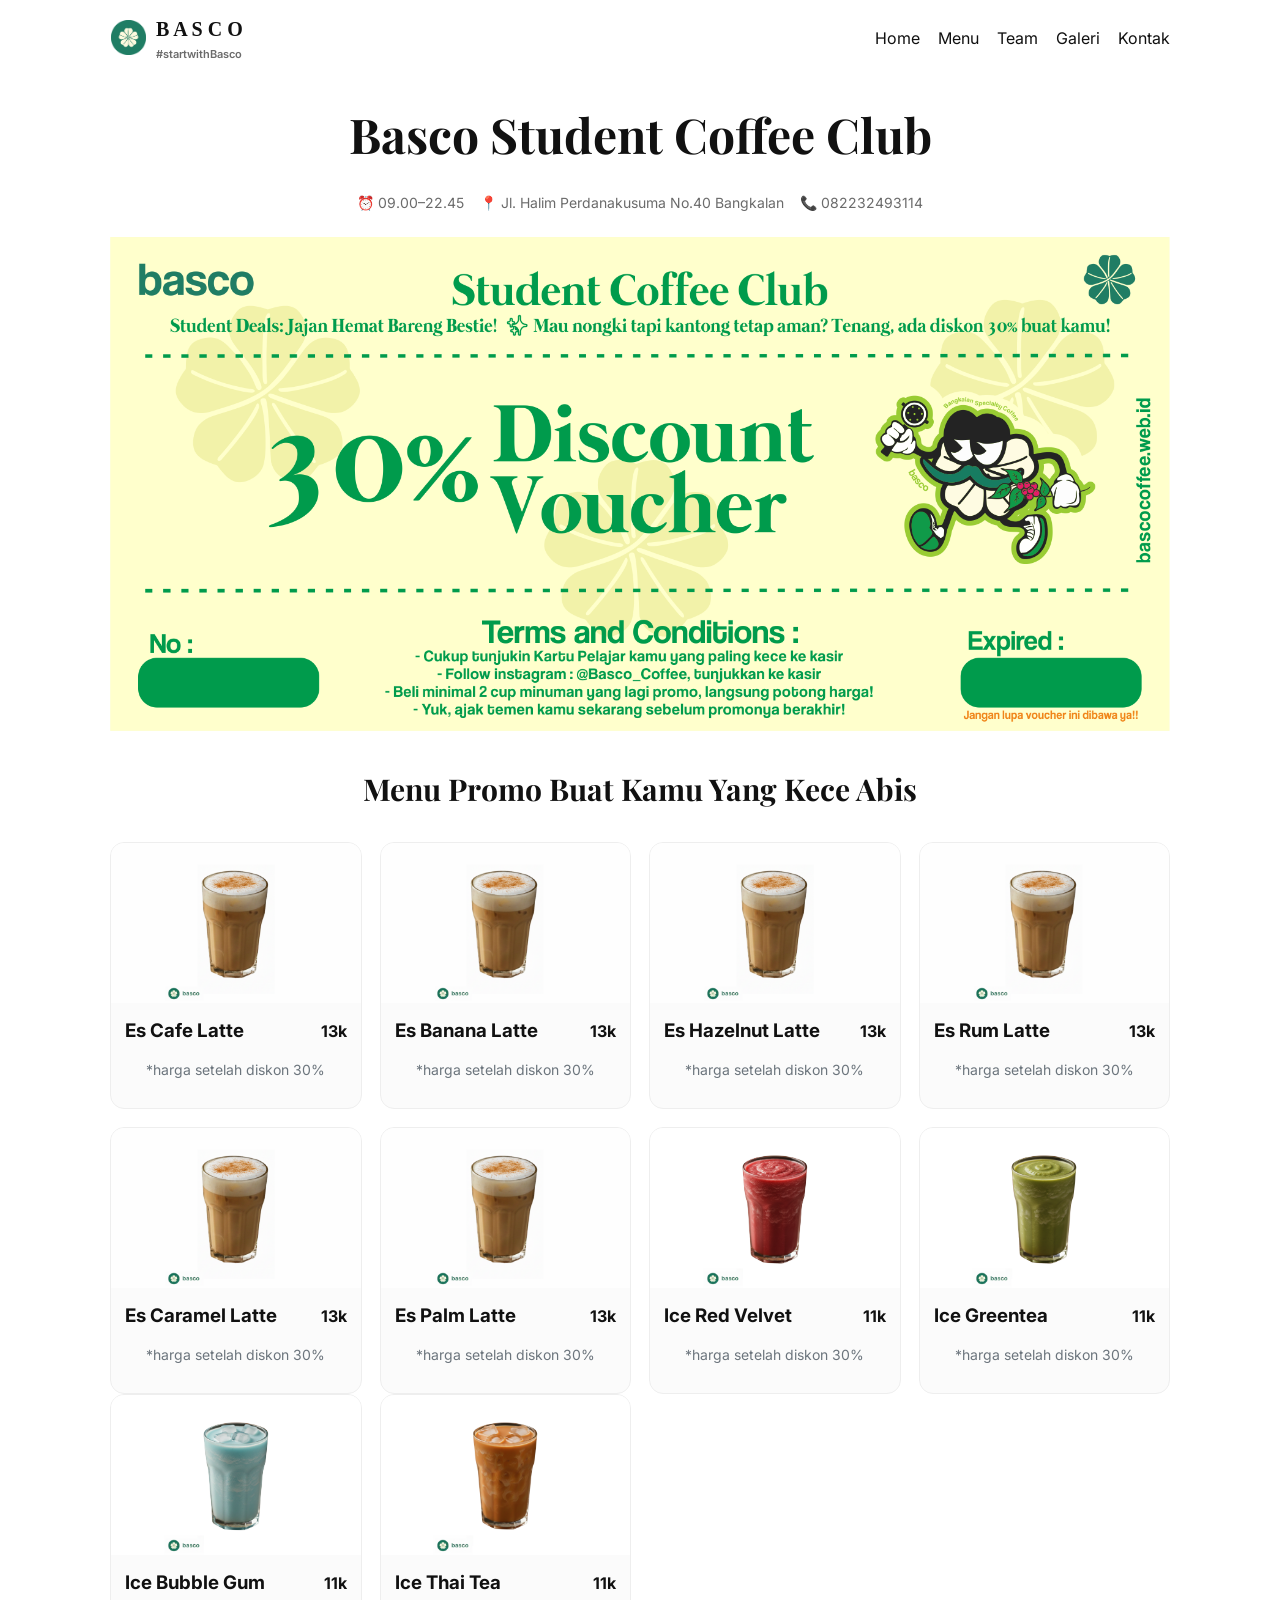
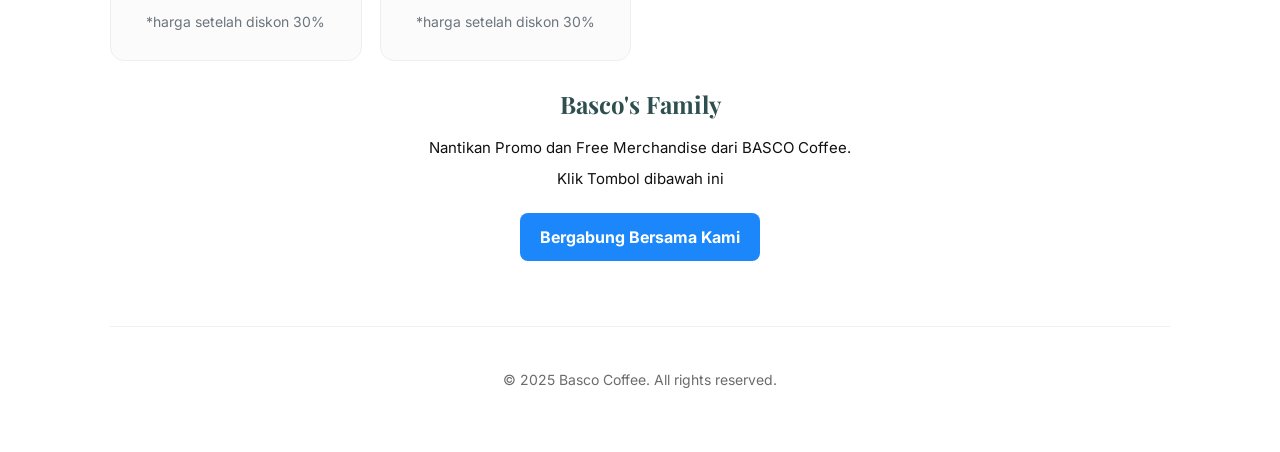
<file: menu promo.html>
<!DOCTYPE html>
<html lang="id">
  <head>
    <meta charset="utf-8" />
    <meta name="viewport" content="width=device-width,initial-scale=1" />
    <title>B A S C O</title>
    <link rel="icon" href="/img/logo basco 1.png" type="image/x-icon" />
    <meta
      name="description"
      content="Website coffee shop minimalis & artistik — menu, galeri, lokasi, kontak."
    />
    <link rel="preconnect" href="https://fonts.googleapis.com" />
    <link rel="preconnect" href="https://fonts.gstatic.com" crossorigin />
    <link
      href="https://fonts.googleapis.com/css2?family=Inter:wght@300;400;600;700&family=Playfair+Display:wght@400;600&display=swap"
      rel="stylesheet"
    />
    <link rel="stylesheet" href="/menu/style-menu.css" />
    <link rel="stylesheet" href="style.css">

  </head>
  <body>
    <header>
      <div class="container nav">
        <div class="brand">
          <div class="logo">
            <a href="index.html"><img src="img/logo basco 1.png" alt="" style="width: 35px"/></a>
                    </div>
          <div>
            <div style="font-size: 20px ; font-family:'Times New Roman', Times, serif;">B A S C O</div>
            <div style="font-size: 11px; color: var(--muted); margin-top: 2px">
              #startwithBasco
            </div>
          </div>
        </div>

        <nav>
          <ul>
            <li><a href="index.html">Home</a></li>
            <li><a href="menu.html">Menu</a></li>
            <li><a href="team.html">Team</a></li>
            <li><a href="gallery.html">Galeri</a></li>
                   
            <li><a href="kontak.html">Kontak</a></li>
          </ul>
        </nav>

        <button
          class="menu-toggle"
          aria-label="buka menu"
          onclick="openMobile()"
        >
          ☰
        </button>
      </div>
    </header>

    <main class="container">
      <section id="home-menu" class="">
        <div class="hero-content fade-up">
          <h1>Basco Student Coffee Club</h1>

          <div
            style="
              margin-top: 22px;
              color: var(--muted);
              font-size: 14px;
              display: flex;
              gap: 16px;
              flex-wrap: wrap;
              justify-content: center;
            "
          >
            <div>⏰ 09.00–22.45</div>
            <div>📍 Jl. Halim Perdanakusuma No.40 Bangkalan</div>
            <div>📞 082232493114</div>
          </div>
        </div>
      </section>
<br>
<!--gambar promo-->
  <div class="container_gambarpromo">
  <img src="img/gift voucher pelajar.png" alt="Contoh Gambar">
</div>  


      <!--Menu-->
<section>
        <div class="section-title" style="text-align: center; font-size: 20px">
          <div>
            <h2>Menu Promo Buat Kamu Yang Kece Abis</h2>
            <div class="muted">
              
            </div>
          </div>
        </div>

        <!--Espresso-->
        <div class="grid menu-grid">
          <article class="card fade-up">
            <div class="media">
              <img src="/img/promo.png" alt="Bromilk" />
            </div>
            <div class="body">
              <div
                style="
                  display: flex;
                  justify-content: space-between;
                  align-items: center;
                "
              >
                <h3 style="margin: 0">Es Cafe Latte</h3>
                <div class="price">13k</div>
              </div>
              <p class="muted">*harga setelah diskon 30%</p>
            </div>
          </article>

          <!--Bromilk-->
          <article class="card fade-up">
            <div class="media">
              <img src="/img/promo.png" alt="Bromilk" />
            </div>
            <div class="body">
              <div
                style="
                  display: flex;
                  justify-content: space-between;
                  align-items: center;
                "
              >
                <h3 style="margin: 0">Es Banana Latte</h3>
                <div class="price">13k</div>
              </div>
              <p class="muted">*harga setelah diskon 30%</p>
            </div>
          </article>

          <!--Americano-->
          <article class="card fade-up">
            <div class="media">
              <img src="/img/promo.png" alt="Americano" />
            </div>
            <div class="body">
              <div
                style="
                  display: flex;
                  justify-content: space-between;
                  align-items: center;
                "
              >
                <h3 style="margin: 0">Es Hazelnut Latte</h3>
                <div class="price">13k</div>
              </div>
              <p class="muted">*harga setelah diskon 30%</p>
            </div>
          </article>

          <!--Vdrip-->
          <article class="card fade-up">
            <div class="media">
              <img src="/img/promo.png" alt="Matcha" />
            </div>
            <div class="body">
              <div
                style="
                  display: flex;
                  justify-content: space-between;
                  align-items: center;
                "
              >
                <h3 style="margin: 0">Es Rum Latte</h3>
                <div class="price">13k</div>
              </div>
              <p class="muted">*harga setelah diskon 30%</p>
            </div>
          </article>

          <!--Cafelatte-->
          <article class="card fade-up">
            <div class="media">
              <img src="/img/promo.png" alt="Matcha" />
            </div>
            <div class="body">
              <div
                style="
                  display: flex;
                  justify-content: space-between;
                  align-items: center;
                "
              >
                <h3 style="margin: 0">Es Caramel Latte</h3>
                <div class="price">13k</div>
              </div>
              <p class="muted">*harga setelah diskon 30%</p>
            </div>
          </article>

          <!--Amffogato-->
          <article class="card fade-up">
            <div class="media">
              <img src="/img/promo.png" alt="Matcha" />
            </div>
            <div class="body">
              <div
                style="
                  display: flex;
                  justify-content: space-between;
                  align-items: center;
                "
              >
                <h3 style="margin: 0">Es Palm Latte</h3>
                <div class="price">13k</div>
              </div>
              <p class="muted">*harga setelah diskon 30%</p>
            </div>
          </article>

          <!--Cappucino-->
          <article class="card fade-up">
            <div class="media">
              <img src="/img/redvelved.png" alt="Matcha" />
            </div>
            <div class="body">
              <div
                style="
                  display: flex;
                  justify-content: space-between;
                  align-items: center;
                "
              >
                <h3 style="margin: 0">Ice Red Velvet</h3>
                <div class="price">11k</div>
              </div>
              <p class="muted">*harga setelah diskon 30%</p>
            </div>
          </article>

          <!--Mocha-->
          <article class="card fade-up">
            <div class="media">
              <img src="/img/greentea.png" alt="Matcha" />
            </div>
            <div class="body">
              <div
                style="
                  display: flex;
                  justify-content: space-between;
                  align-items: center;
                "
              >
                <h3 style="margin: 0">Ice Greentea</h3>
                <div class="price">11k</div>
              </div>
              <p class="muted">*harga setelah diskon 30%</p>
            </div>

            
          </article>
</section>

<!--Latte Squad-->
<section>
        <div class="grid menu-grid">
          <article class="card fade-up">
            <div class="media">
              <img src="/img/bubblegum.png" alt="Espresso" />
            </div>
            <div class="body">
              <div
                style="
                  display: flex;
                  justify-content: space-between;
                  align-items: center;
                "
              >
                <h3 style="margin: 0">Ice Bubble Gum</h3>
                <div class="price">11k</div>
              </div>
              <p class="muted">*harga setelah diskon 30%</p>
            </div>
          </article>

          <article class="card fade-up">
            <div class="media">
              <img src="/img/thai tea.png" alt="Bromilk" />
            </div>
            <div class="body">
              <div
                style="
                  display: flex;
                  justify-content: space-between;
                  align-items: center;
                "
              >
                <h3 style="margin: 0">Ice Thai Tea</h3>
                <div class="price">11k</div>
              </div>
              <p class="muted">*harga setelah diskon 30%</p>
            </div>
          </article>
</section>

<section id="kontak">
    <div class="cta-box">
    <h2>Basco's Family</h2>
    <p style="font-size: 15px;">Nantikan Promo dan Free Merchandise dari BASCO Coffee.</strong></p>
    <p style="font-size: 15px;">Klik Tombol dibawah ini</strong></p>
  

    <!-- Tombol CTA -->
  <a href="Memberhsip.html" target="_blank" class="membership">Bergabung Bersama Kami</a>
  </div>
</section>


      <!--Footer-->
       <footer style="text-align: center;">
    <p>&copy; 2025 Basco Coffee. All rights reserved.</p>
  </footer>
    </main>


    
        <!-- mobile nav overlay -->
    <div class="mobile-nav" id="mobileNav" onclick="closeMobile()">
      <div class="panel" onclick="event.stopPropagation()">
        <nav>
          <ul
            style="
              list-style: none;
              padding: 0;
              margin: 0;
              display: flex;
              flex-direction: column;
              gap: 12px;
            "
          >
            <li><a href="index.html" onclick="closeMobile()">Home</a></li>
            <li><a href="menu.html" onclick="closeMobile()">Menu</a></li>
            <li><a href="team.html" onclick="closeMobile()">Team</a></li>
            <li><a href="gallery.html" onclick="closeMobile()">Galeri</a></li>
            <li><a href="kontak.html" onclick="closeMobile()">Kontak</a></li>
          </ul>
        </nav>
      </div>
    </div>

    <script>
      // simple reveal for items with .fade-up
      window.addEventListener("load", () => {
        document.querySelectorAll(".fade-up").forEach((el, i) => {
          el.style.animationDelay = i * 0.08 + "s";
        });
      });
    </script>
  </body>
</html>
</file>
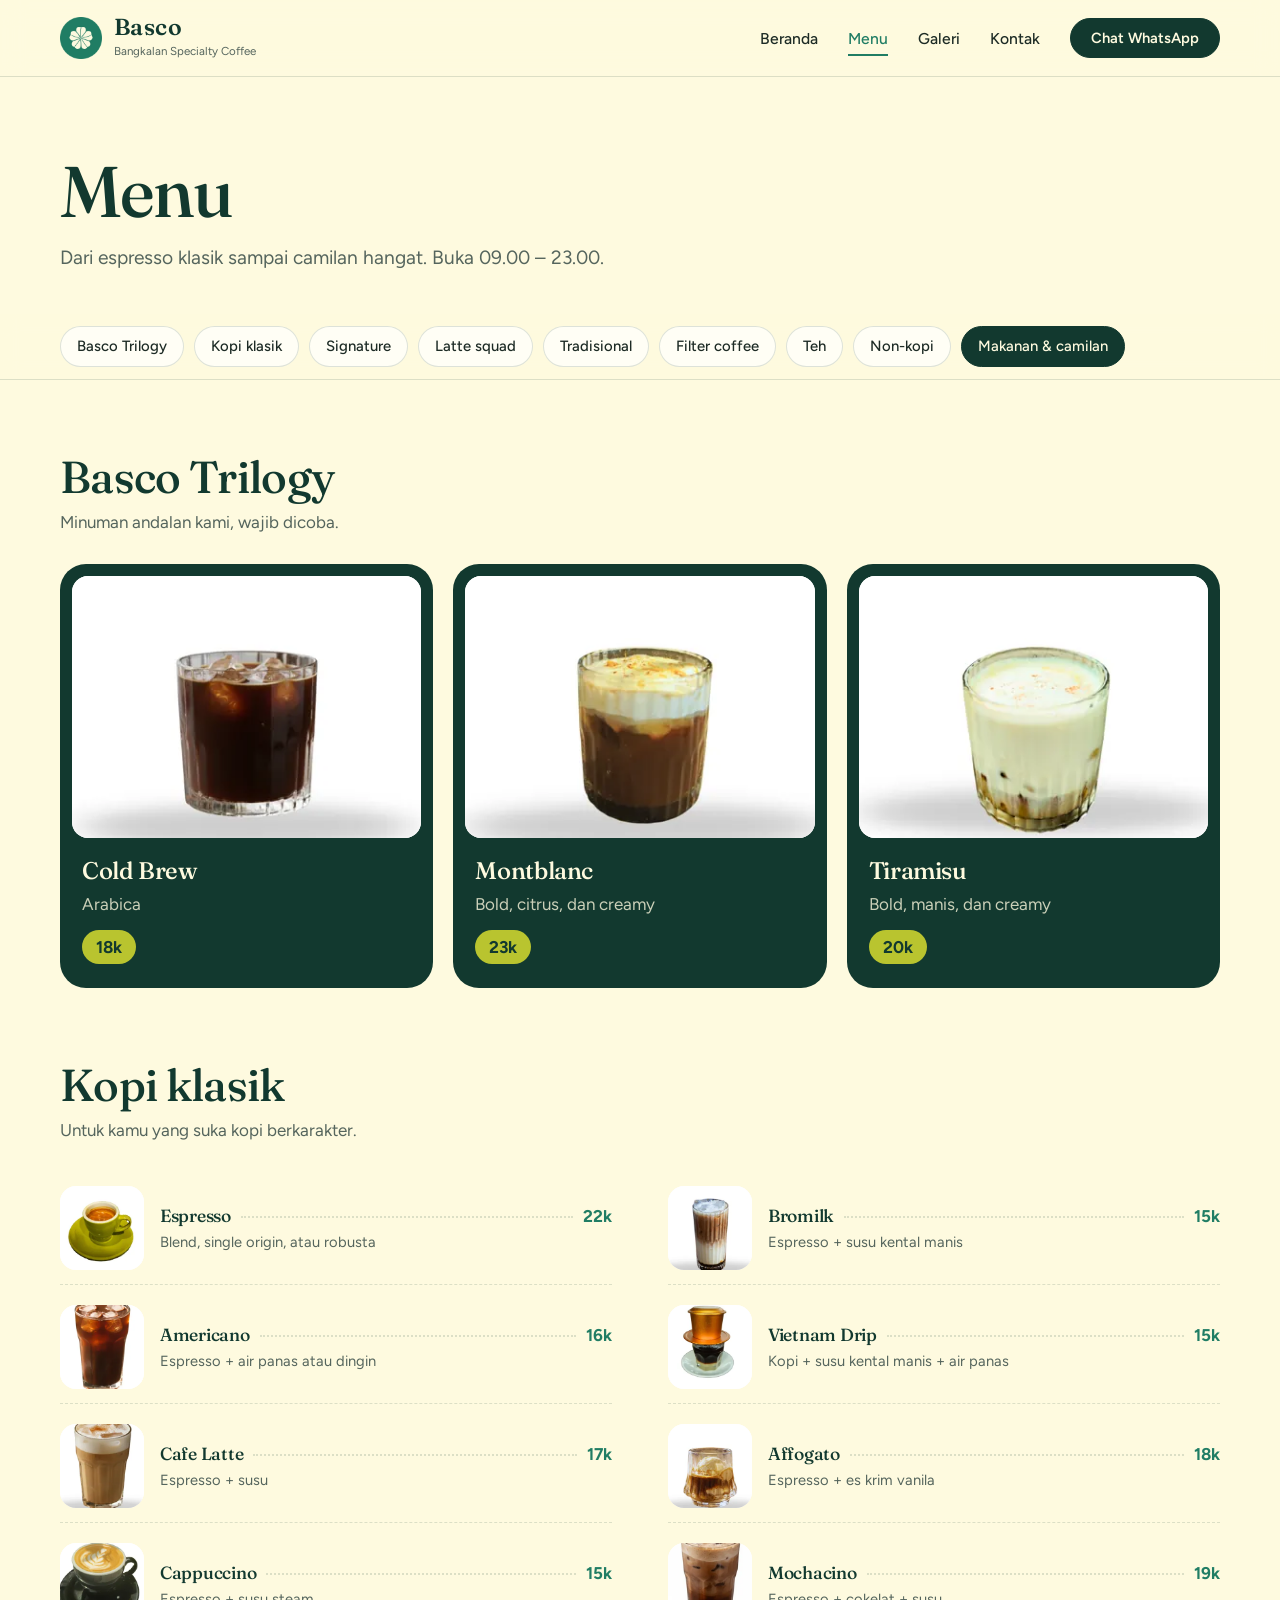
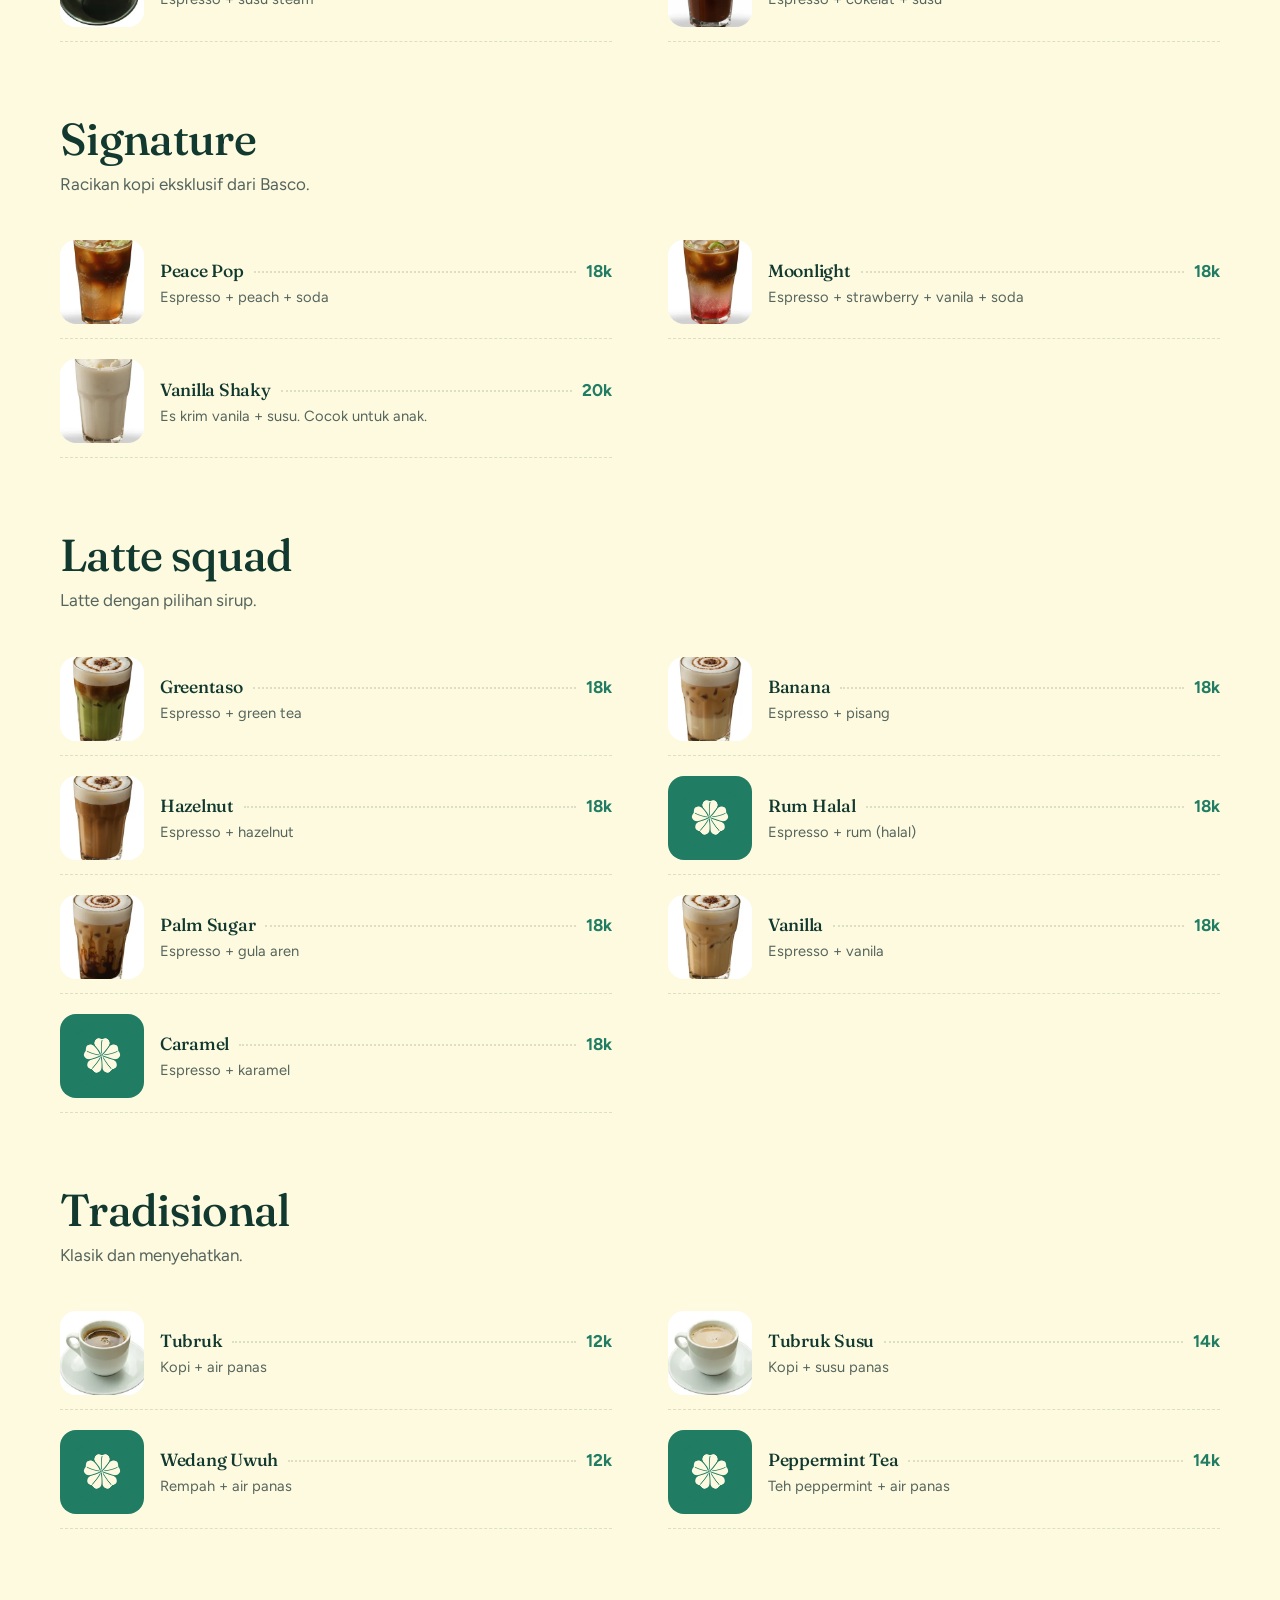
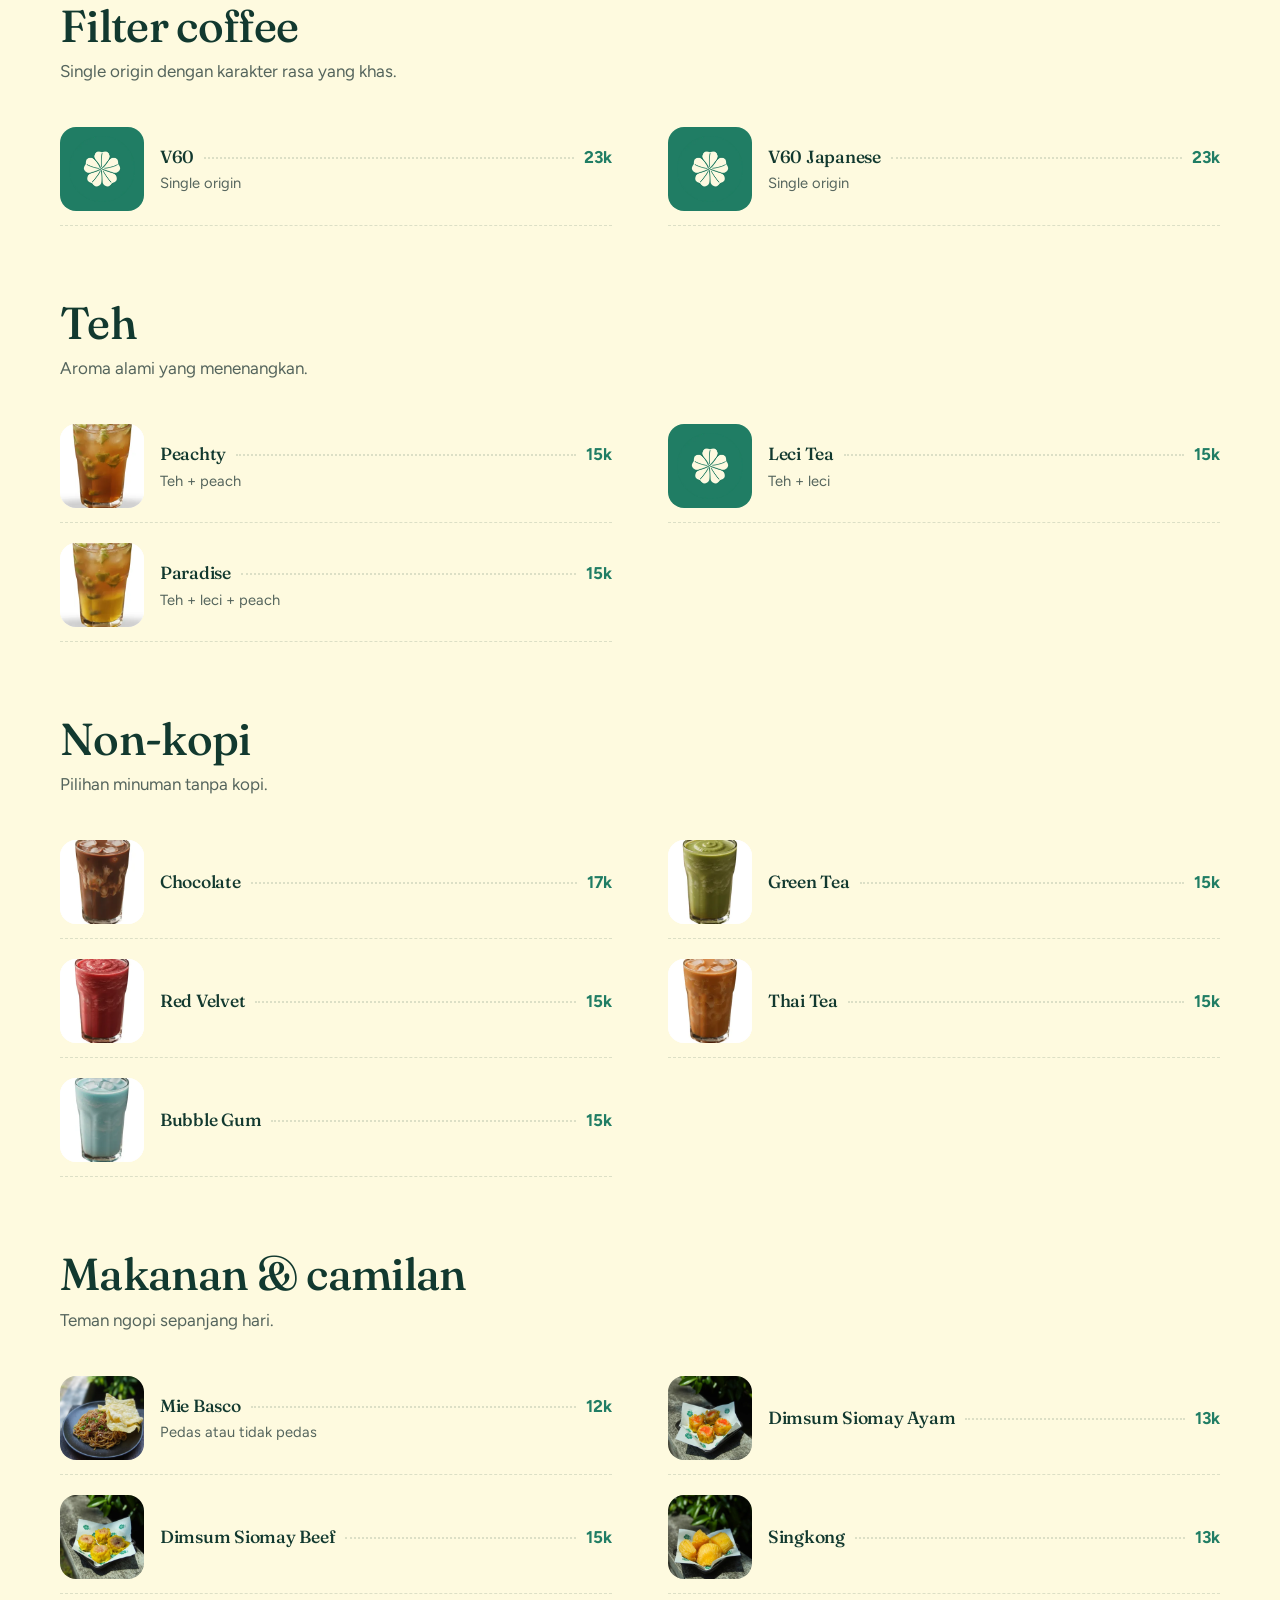
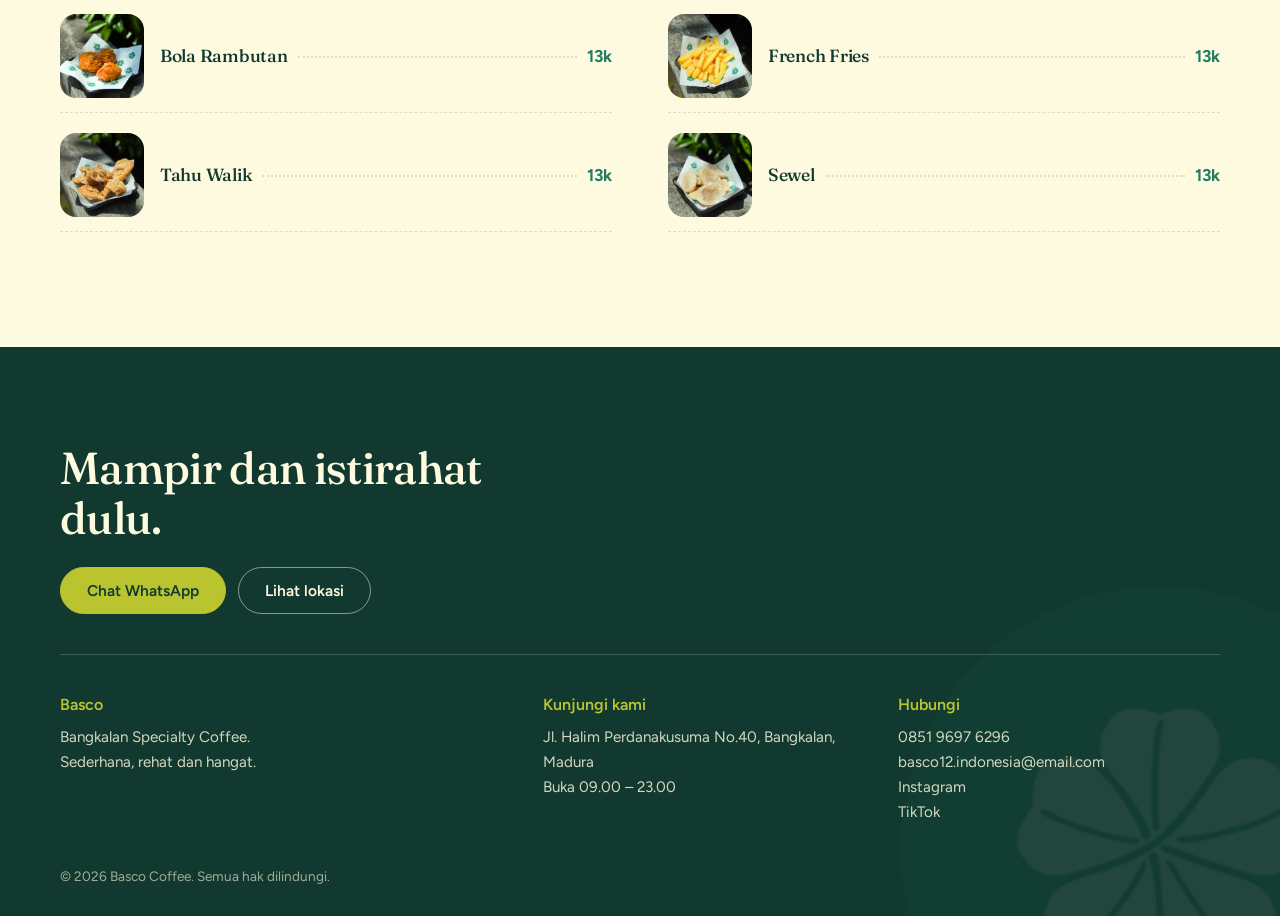
<file: menu.html>
<!doctype html>
<html lang="id">
  <head>
    <meta charset="utf-8" />
    <meta name="viewport" content="width=device-width, initial-scale=1" />
    <title>Menu — Basco</title>
    <meta
      name="description"
      content="Daftar menu Basco: kopi klasik, signature, latte, teh, non-kopi, dan camilan."
    />
    <link rel="icon" href="img/favicon.png" type="image/png" />
    <link rel="preconnect" href="https://fonts.googleapis.com" />
    <link rel="preconnect" href="https://fonts.gstatic.com" crossorigin />
    <link
      href="https://fonts.googleapis.com/css2?family=Fraunces:ital,opsz,wght@0,9..144,400..700;1,9..144,400..600&family=Figtree:wght@400;500;600;700&display=swap"
      rel="stylesheet"
    />
    <link rel="stylesheet" href="css/style.css" />
  </head>
  <body>
    <div id="head"></div>

    <main>
      <header class="wrap page-top">
        <h1>Menu</h1>
        <p class="lead">
          Dari espresso klasik sampai camilan hangat. Buka 09.00 – 23.00.
        </p>
      </header>

      <nav class="chips" id="chips" aria-label="Kategori menu"></nav>

      <!--
    <section class="kat" id="promo">
      <div class="wrap promo">
        <div>
          <h2>Promo pelajar</h2>
          <p>Basco Student Coffee Club: diskon 30% untuk menu es pilihan. Harga di samping sudah termasuk diskon.</p>
          <a class="btn" href="kontak.html">Tanya cara bergabung</a>
        </div>
        <ul>
          <li><span>Es latte sirup<br /><small class="muted">Cafe Latte, Banana, Hazelnut, Rum, Caramel, Palm</small></span><b>13k</b></li>
          <li><span>Es non-kopi<br /><small class="muted">Red Velvet, Green Tea, Bubble Gum, Thai Tea</small></span><b>11k</b></li>
        </ul>
      </div>
    </section>
    -->

      <div id="menu-root"></div>
    </main>

    <div id="foot"></div>
    <script src="js/data.js"></script>
    <script src="js/site.js"></script>
  </body>
</html>
</file>
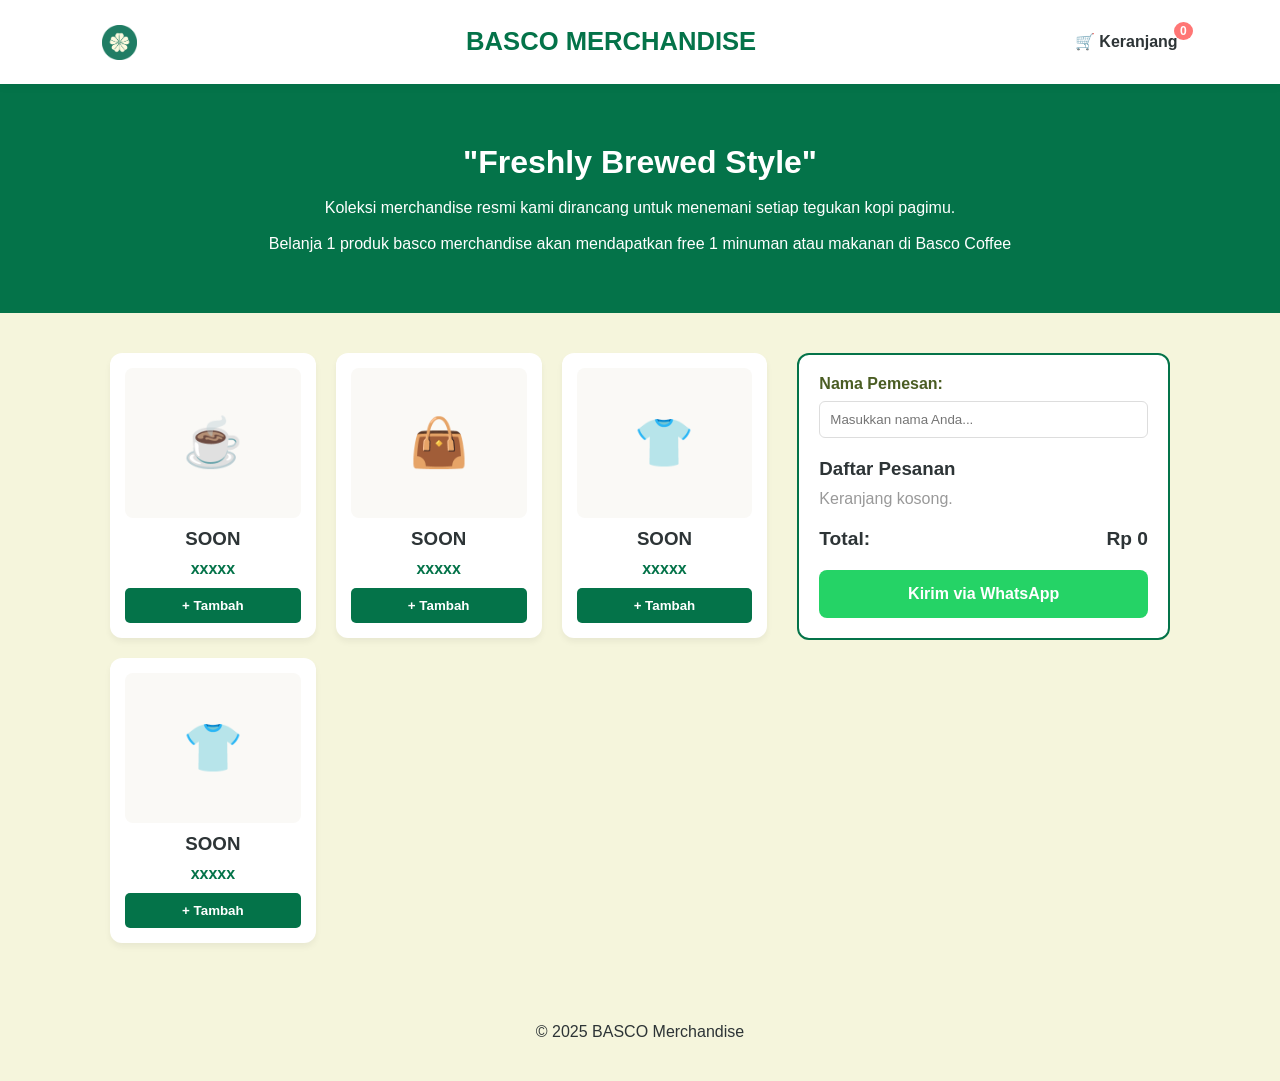
<file: Merchandise.html>
<!doctype html>
<html lang="id">
  <head>
    <meta charset="UTF-8" />
    <meta name="viewport" content="width=device-width, initial-scale=1.0" />
    <title>B A S C O</title>
    <link rel="icon" href="img/logo basco 1.png" type="image/x-icon" />
    <style>
      :root {
        --cream: #f5f5dc;
        --light-cream: #faf9f6;
        --avocado: #047349;
        --dark-avocado: #4a5d23;
        --text-color: #2d3436;
        --white: #ffffff;
        --red: #ff7675;
      }

      * {
        margin: 0;
        padding: 0;
        box-sizing: border-box;
        font-family: "Segoe UI", sans-serif;
      }
      body {
        background-color: var(--cream);
        color: var(--text-color);
      }

      /* Navigation */
      nav {
        display: flex;
        justify-content: space-between;
        align-items: center;
        padding: 20px 8%;
        background: var(--white);
        position: sticky;
        top: 0;
        z-index: 1000;
        box-shadow: 0 2px 10px rgba(0, 0, 0, 0.05);
      }
      .logo {
        font-size: 1.6rem;
        font-weight: 800;
        color: var(--avocado);
      }
      .cart-icon {
        position: relative;
        font-weight: bold;
      }
      .cart-count {
        position: absolute;
        top: -10px;
        right: -15px;
        background: var(--red);
        color: white;
        border-radius: 50%;
        padding: 2px 6px;
        font-size: 12px;
      }

      /* Hero */
      .hero {
        text-align: center;
        padding: 60px 20px;
        background: var(--avocado);
        color: var(--white);
      }

      /* Main Layout */
      .container {
        max-width: 1100px;
        margin: 40px auto;
        padding: 0 20px;
        display: flex;
        gap: 30px;
        flex-wrap: wrap;
      }
      .products {
        flex: 2;
        min-width: 300px;
      }
      .product-grid {
        display: grid;
        grid-template-columns: repeat(auto-fit, minmax(200px, 1fr));
        gap: 20px;
      }

      .product-card {
        background: var(--white);
        padding: 15px;
        border-radius: 12px;
        text-align: center;
        box-shadow: 0 4px 6px rgba(0, 0, 0, 0.05);
        transition: 0.3s;
      }
      .product-card:hover {
        transform: translateY(-5px);
      }
      .product-image {
        height: 150px;
        background: var(--light-cream);
        border-radius: 8px;
        margin-bottom: 10px;
        display: flex;
        align-items: center;
        justify-content: center;
        font-size: 3rem;
      }
      .price {
        font-weight: bold;
        color: var(--avocado);
        display: block;
        margin: 10px 0;
      }

      .btn-add {
        background: var(--avocado);
        color: white;
        border: none;
        padding: 10px;
        border-radius: 5px;
        cursor: pointer;
        width: 100%;
        font-weight: bold;
      }

      /* Cart Sidebar & Form */
      .cart-sidebar {
        flex: 1;
        min-width: 300px;
        background: var(--white);
        padding: 20px;
        border-radius: 12px;
        height: fit-content;
        border: 2px solid var(--avocado);
        position: sticky;
        top: 100px;
      }
      .form-group {
        margin-bottom: 20px;
      }
      .form-group label {
        display: block;
        margin-bottom: 8px;
        font-weight: bold;
        color: var(--dark-avocado);
      }
      .form-group input {
        width: 100%;
        padding: 10px;
        border: 1px solid #ddd;
        border-radius: 6px;
        outline: none;
      }
      .form-group input:focus {
        border-color: var(--avocado);
        box-shadow: 0 0 5px rgba(112, 130, 56, 0.3);
      }

      .cart-item {
        display: flex;
        justify-content: space-between;
        align-items: center;
        padding: 10px 0;
        border-bottom: 1px solid #eee;
        font-size: 0.9rem;
      }
      .btn-remove {
        background: var(--red);
        color: white;
        border: none;
        padding: 2px 8px;
        border-radius: 4px;
        cursor: pointer;
        margin-left: 10px;
      }
      .cart-total {
        margin-top: 20px;
        font-weight: bold;
        font-size: 1.2rem;
        display: flex;
        justify-content: space-between;
      }

      .btn-order {
        background: #25d366;
        color: white;
        border: none;
        padding: 15px;
        border-radius: 8px;
        cursor: pointer;
        width: 100%;
        margin-top: 20px;
        font-weight: bold;
        font-size: 1rem;
      }

      /* Notifikasi */
      #notification-container {
        position: fixed;
        top: 90px;
        right: 20px;
        z-index: 2000;
      }
      .toast {
        background: var(--dark-avocado);
        color: white;
        padding: 12px 20px;
        border-radius: 8px;
        margin-bottom: 10px;
        animation:
          slideIn 0.3s ease-out,
          fadeOut 0.5s 2.5s forwards;
        display: flex;
        align-items: center;
        gap: 10px;
      }
      @keyframes slideIn {
        from {
          transform: translateX(100%);
          opacity: 0;
        }
        to {
          transform: translateX(0);
          opacity: 1;
        }
      }
      @keyframes fadeOut {
        to {
          opacity: 0;
          transform: translateY(-20px);
        }
      }

      footer {
        text-align: center;
        padding: 40px;
      }
    </style>
  </head>
  <body>
    <div id="notification-container"></div>

    <nav>
      <div style="display: inline-block;">
        <img src="logo basco 1.png" alt="" style="width: 35px; margin-right: 10px; margin-top: 5px;" /></div>
        <div class="logo">BASCO MERCHANDISE</div>
      </div>
      <div class="cart-icon">
        🛒 Keranjang <span class="cart-count" id="cart-count">0</span>
      </div>
    </nav>

    <header class="hero">
      <h1>"Freshly Brewed Style"</h1>
      <br>
      <p>
        Koleksi merchandise resmi kami dirancang untuk menemani setiap tegukan
        kopi pagimu.
      </p>
      <br>
      <p>
        Belanja 1 produk basco merchandise akan mendapatkan free 1 minuman atau makanan di Basco Coffee
      </p>
    </header>

    <div class="container">
      <section class="products">
        <div class="product-grid">
          <div class="product-card">
            <div class="product-image">☕</div>
            <h3>SOON</h3>
            <span class="price">xxxxx</span>
            <button
              class="btn-add"
              onclick="addToCart('SOON 1', 0)"
            >
              + Tambah
            </button>
          </div>
          <div class="product-card">
            <div class="product-image">👜</div>
            <h3>SOON</h3>
            <span class="price">xxxxx</span>
            <button
              class="btn-add"
              onclick="addToCart('SOON 2', 0)"
            >
              + Tambah
            </button>
          </div>
          <div class="product-card">
            <div class="product-image">👕</div>
            <h3>SOON</h3>
            <span class="price">xxxxx</span>
            <button class="btn-add" onclick="addToCart('SOON 3', 0)">
              + Tambah
            </button>
          </div>
          
          <div class="product-card">
            <div class="product-image">👕</div>
            <h3>SOON</h3>
            <span class="price">xxxxx</span>
            <button class="btn-add" onclick="addToCart('SOON 4', 0)">
              + Tambah
            </button>
          </div>
          
          
        </div>
      </section>

      <aside class="cart-sidebar">
        <div class="form-group">
          <label for="buyer-name">Nama Pemesan:</label>
          <input
            type="text"
            id="buyer-name"
            placeholder="Masukkan nama Anda..."
            required
          />
        </div>

        <h3>Daftar Pesanan</h3>
        <div id="cart-items-list">
          <p style="color: #999; margin-top: 10px">Keranjang kosong.</p>
        </div>

        <div class="cart-total">
          <span>Total:</span>
          <span id="total-price">Rp 0</span>
        </div>

        <button class="btn-order" onclick="sendToWhatsApp()">
          Kirim via WhatsApp
        </button>
      </aside>
    </div>

    <footer><p>&copy; 2025 BASCO Merchandise</p></footer>

    <script>
      let cart = [];
      const whatsappNumber = "6282232493114"; // GANTI NOMOR WA ANDA DI SINI

      function showNotification(message) {
        const container = document.getElementById("notification-container");
        const toast = document.createElement("div");
        toast.className = "toast";
        toast.innerHTML = `<span>✅</span> ${message}`;
        container.appendChild(toast);
        setTimeout(() => {
          toast.remove();
        }, 3000);
      }

      function addToCart(name, price) {
        const item = cart.find((i) => i.name === name);
        if (item) {
          item.qty++;
        } else {
          cart.push({ name, price, qty: 1 });
        }
        showNotification(`${name} ditambahkan!`);
        renderCart();
      }

      function removeFromCart(index) {
        if (cart[index].qty > 1) {
          cart[index].qty--;
        } else {
          cart.splice(index, 1);
        }
        renderCart();
      }

      function renderCart() {
        const list = document.getElementById("cart-items-list");
        const count = document.getElementById("cart-count");
        const totalDisplay = document.getElementById("total-price");

        list.innerHTML = "";
        let total = 0;
        let totalQty = 0;

        cart.forEach((item, index) => {
          total += item.price * item.qty;
          totalQty += item.qty;
          list.innerHTML += `
                    <div class="cart-item">
                        <span>${item.name} (x${item.qty})</span>
                        <div>
                            <span>Rp ${(item.price * item.qty).toLocaleString()}</span>
                            <button class="btn-remove" onclick="removeFromCart(${index})">×</button>
                        </div>
                    </div>
                `;
        });

        if (cart.length === 0)
          list.innerHTML =
            '<p style="color: #999; margin-top: 10px;">Keranjang kosong.</p>';
        count.innerText = totalQty;
        totalDisplay.innerText = `Rp ${total.toLocaleString()}`;
      }

      function sendToWhatsApp() {
        const name = document.getElementById("buyer-name").value;

        if (!name) {
          alert("Mohon isi nama Anda terlebih dahulu!");
          return;
        }
        if (cart.length === 0) {
          alert("Keranjang masih kosong nih!");
          return;
        }

        let message = `*PESANAN MERCHANDISE BASCO %26 COFFEE*%0A`;
        message += `-----------------------------------%0A`;
        message += `*Nama:* ${name}%0A%0A`;
        message += `*Daftar Pesanan:*%0A`;

        cart.forEach((item) => {
          message += `- ${item.name} (x${item.qty}) : Rp ${(item.price * item.qty).toLocaleString()}%0A`;
        });

        let total = cart.reduce((sum, item) => sum + item.price * item.qty, 0);
        message += `%0A*TOTAL PEMBAYARAN: Rp ${total.toLocaleString()}*%0A`;
        message += `-----------------------------------%0A`;
        message += `Mohon instruksi selanjutnya untuk pembayaran.`;

        window.open(
          `https://wa.me/${whatsappNumber}?text=${message}`,
          "_blank",
        );
      }
    </script>
  </body>
</html>
</file>
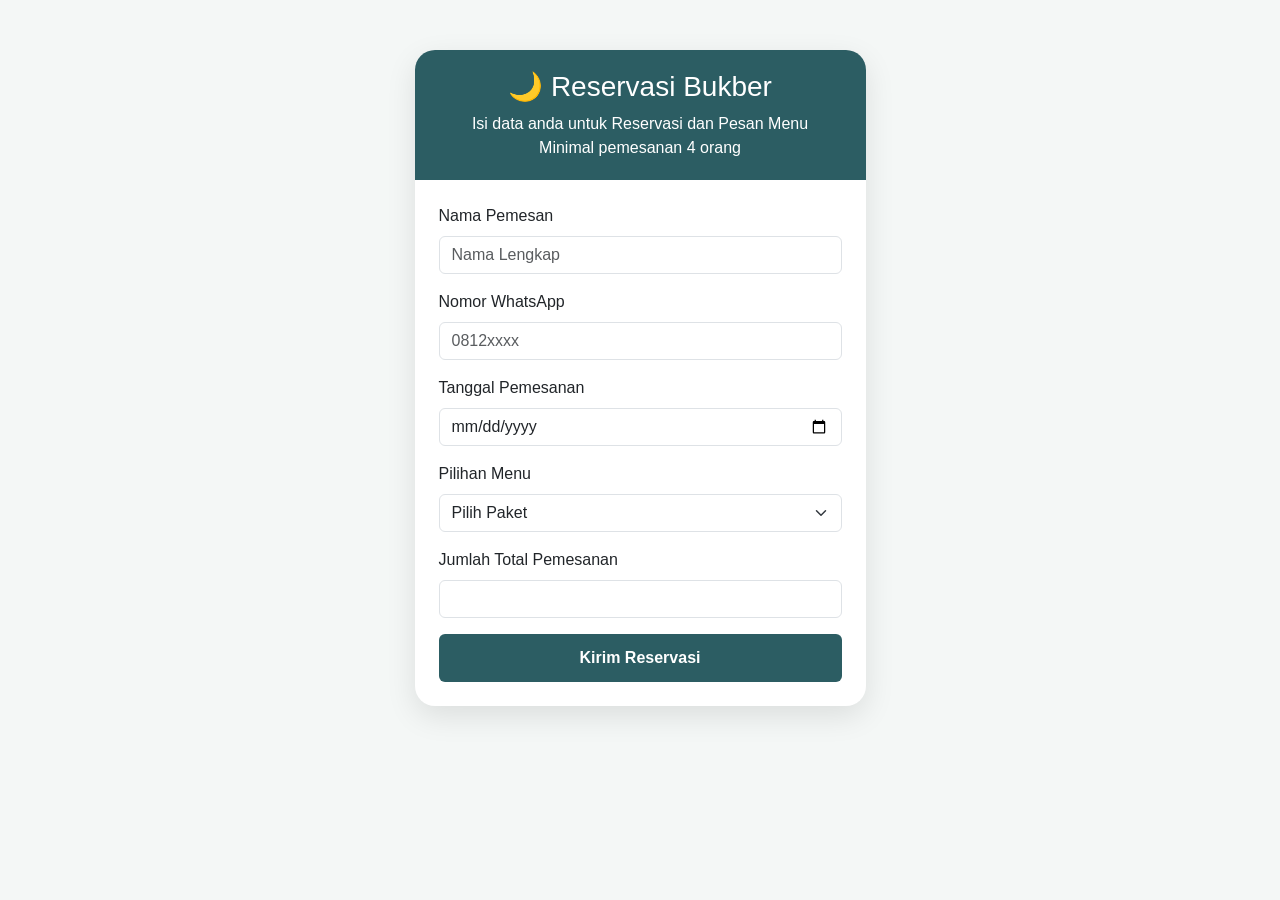
<file: Ramadhan.html>
<!doctype html>
<html lang="id">
  <head>
    <meta charset="UTF-8" />
    <meta name="viewport" content="width=device-width, initial-scale=1.0" />
    <title>Reservasi Buka Puasa Bersama</title>
    <link
      href="https://cdn.jsdelivr.net/npm/bootstrap@5.3.0/dist/css/bootstrap.min.css"
      rel="stylesheet"
    />
    <style>
      body {
        background-color: #f4f7f6;
        padding-top: 50px;
        font-family: "Segoe UI", Tahoma, Geneva, Verdana, sans-serif;
      }
      .card {
        border: none;
        border-radius: 20px;
        box-shadow: 0 10px 30px rgba(0, 0, 0, 0.1);
      }
      .header-box {
        background: #2c5d63;
        color: white;
        padding: 20px;
        border-radius: 20px 20px 0 0;
        text-align: center;
      }
      .btn-primary {
        background-color: #2c5d63;
        border: none;
        padding: 12px;
        font-weight: bold;
      }
      .btn-primary:hover {
        background-color: #1e4044;
      }
    </style>
  </head>
  <body>
    <div class="container">
      <div class="row justify-content-center">
        <div class="col-md-5">
          <div class="card">
            <div class="header-box">
              <h3>🌙 Reservasi Bukber</h3>
              <p class="mb-0">Isi data anda untuk Reservasi dan Pesan Menu</p>
              <p class="mb-0">Minimal pemesanan 4 orang</p>
            </div>
            <div class="card-body p-4">
              <form id="reservationForm">
                <div class="mb-3">
                  <label class="form-label">Nama Pemesan</label>
                  <input
                    type="text"
                    id="nama"
                    name="nama"
                    class="form-control"
                    placeholder="Nama Lengkap"
                    required
                  />
                </div>
                <div class="mb-3">
                  <label class="form-label">Nomor WhatsApp</label>
                  <input
                    type="tel"
                    id="whatsapp"
                    name="whatsapp"
                    class="form-control"
                    placeholder="0812xxxx"
                    required
                  />
                </div>
                <div class="mb-3">
                  <label class="form-label">Tanggal Pemesanan</label>
                  <input
                    type="date"
                    id="tanggal"
                    name="tanggal"
                    class="form-control"
                    required
                  />
                </div>
                <div class="mb-3">
                  <label class="form-label">Pilihan Menu</label>
                  <select id="paket" name="paket" class="form-select" required>
                    <option value="" disabled selected>Pilih Paket</option>
                    <option value="Paket Ber 5 Nasi Campur">
                      Paket Berkah - Nasi Campur
                    </option>
                    <option value="Paket Ber 5 Penyetan Ayam">
                      Paket Nikmat - Penyetan Ayam
                    </option>
                  </select>
                </div>
                <div class="mb-3">
                  <label class="form-label">Jumlah Total Pemesanan</label>
                  <input
                    type="number"
                    id="jumlahpesanan"
                    name="jumlahpesanan"
                    class="form-control"
                    required
                  />
                </div>
                <button
                  type="submit"
                  class="btn btn-primary w-100"
                  id="submitBtn"
                >
                  Kirim Reservasi
                </button>
              </form>
              <div
                id="msg"
                class="mt-3 text-center"
                style="display: none"
              ></div>
            </div>
          </div>
        </div>
      </div>
    </div>

    <script>
      const scriptURL =
        "https://script.google.com/macros/s/AKfycbzA7Z7JcSTFpRaVbOhK2DU5_0ZLVkfoY9-Fpqh0B7nxmwgSpYmofOvj60L3ky0IALMh/exec"; // <-- GANTI DENGAN URL GOOGLE APPS SCRIPT ANDA
      const adminWhatsApp = "6282140395057"; // <-- GANTI DENGAN NOMOR ADMIN (Gunakan format 62, bukan 0)

      const form = document.getElementById("reservationForm");
      const btn = document.getElementById("submitBtn");
      const msg = document.getElementById("msg");

      form.addEventListener("submit", (e) => {
        e.preventDefault();
        btn.disabled = true;
        btn.innerText = "Sebentar ya, lagi di proses..";

        // Ambil data dari form untuk WhatsApp
        const nama = document.getElementById("nama").value;
        const waUser = document.getElementById("whatsapp").value;
        const tgl = document.getElementById("tanggal").value;
        const paket = document.getElementById("paket").value;
        const jumlahpesanan = document.getElementById("jumlahpesanan").value;

        // 1. Kirim ke Google Spreadsheet
        fetch(scriptURL, { method: "POST", body: new FormData(form) })
          .then((response) => {
            // 2. Jika sukses ke spreadsheet, arahkan ke WhatsApp Admin
            const textWA = `Halo Admin, saya ingin konfirmasi Reservasi Bukber:%0A%0A*Nama:* ${nama}%0A*WA:* ${waUser}%0A*Tanggal:* ${tgl}%0A*Pilihan:* ${paket}%0A%0AMohon diproses, terima kasih!`;

            window.open(
              `https://api.whatsapp.com/send?phone=${adminWhatsApp}&text=${textWA}`,
              "_blank",
            );

            btn.disabled = false;
            btn.innerText = "Kirim Reservasi";
            msg.style.display = "block";
            msg.className = "alert alert-success";
            msg.innerHTML = "Data tersimpan! Membuka WhatsApp...";
            form.reset();
          })
          .catch((error) => {
            btn.disabled = false;
            btn.innerText = "Kirim Reservasi";
            alert("Terjadi kesalahan saat menyimpan data.");
            console.error("Error!", error.message);
          });
      });
    </script>
  </body>
</html>
</file>
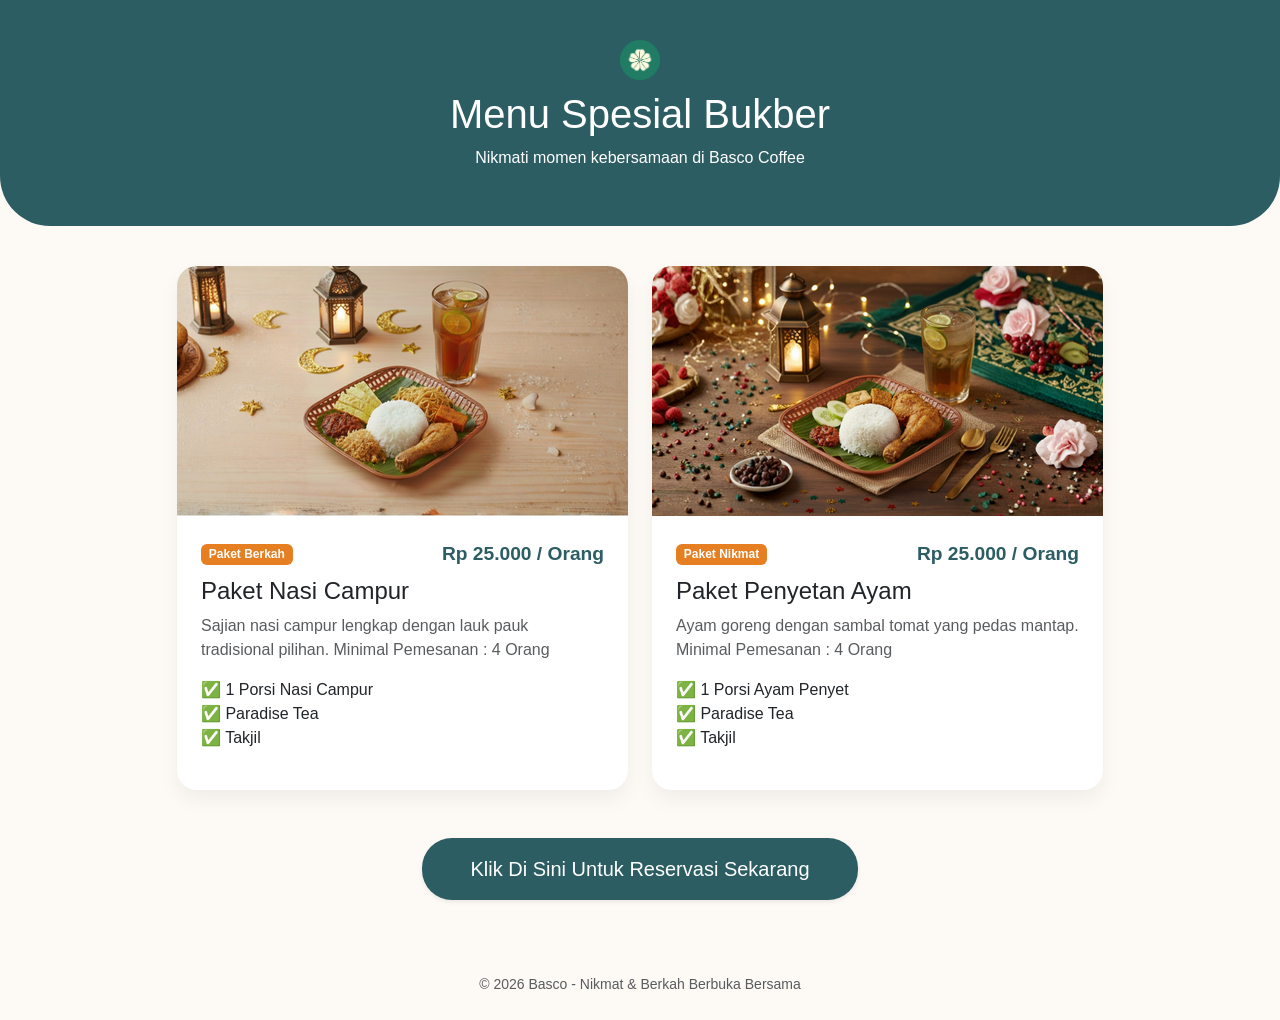
<file: Reservasi.html>
<!doctype html>
<html lang="id">
  <head>
    <meta charset="UTF-8" />
    <meta name="viewport" content="width=device-width, initial-scale=1.0" />
    <title>Menu Buka Puasa Bersama</title>
    <link
      href="https://cdn.jsdelivr.net/npm/bootstrap@5.3.0/dist/css/bootstrap.min.css"
      rel="stylesheet"
    />
    <style>
      body {
        background-color: #fdfaf6;
        font-family: "Segoe UI", sans-serif;
      }
      .menu-header {
        background: #2c5d63;
        color: white;
        padding: 40px 0;
        margin-bottom: 40px;
        border-radius: 0 0 50px 50px;
      }
      .card {
        border: none;
        border-radius: 20px;
        transition: transform 0.3s;
        box-shadow: 0 10px 20px rgba(0, 0, 0, 0.05);
      }
      .card:hover {
        transform: translateY(-10px);
      }
      .card-img-top {
        border-radius: 20px 20px 0 0;
        height: 250px;
        object-fit: cover;
      }
      .price-tag {
        color: #2c5d63;
        font-weight: bold;
        font-size: 1.2rem;
      }
      .badge-promo {
        background-color: #e67e22;
      }
    </style>
  </head>
  <body>
    <header class="menu-header text-center">
      <div class="container">
        <img src="logo basco 1.png" alt="" style="height: 40px" />
        
        <h1 style="margin-top: 10px">Menu Spesial Bukber</h1>
        <p>Nikmati momen kebersamaan di Basco Coffee</p>
      </div>
    </header>

    <div class="container mb-5">
      <div class="row g-4 justify-content-center">
        <div class="col-md-5">
          <div class="card h-100">
            <img
              src="img/nascam1.png"
              class="card-img-top"
              alt="Nasi Campur"
            />
            <div class="card-body p-4">
              <div
                class="d-flex justify-content-between align-items-center mb-2"
              >
                <span class="badge badge-promo">Paket Berkah</span>
                <span class="price-tag">Rp 25.000 / Orang</span>
              </div>
              <h4 class="card-title">Paket Nasi Campur</h4>
              <p class="card-text text-muted">
                Sajian nasi campur lengkap dengan lauk pauk tradisional pilihan.
                <span>Minimal Pemesanan : 4 Orang</span>
              </p>

              <ul class="list-unstyled">
                <li>✅ 1 Porsi Nasi Campur</li>
                <li>✅ Paradise Tea</li>
                <li>✅ Takjil</li>
              </ul>
            </div>
          </div>
        </div>

        <div class="col-md-5">
          <div class="card h-100">
            <img
              src="img/penyetan1.png"
              class="card-img-top"
              alt="Penyetan Ayam"
            />
            <div class="card-body p-4">
              <div
                class="d-flex justify-content-between align-items-center mb-2"
              >
                <span class="badge badge-promo">Paket Nikmat</span>
                <span class="price-tag">Rp 25.000 / Orang</span>
              </div>
              <h4 class="card-title">Paket Penyetan Ayam</h4>
              <p class="card-text text-muted">
                Ayam goreng dengan sambal tomat yang pedas mantap.
                <span>Minimal Pemesanan : 4 Orang</span>
              </p>
              <ul class="list-unstyled">
                <li>✅ 1 Porsi Ayam Penyet</li>
                <li>✅ Paradise Tea</li>
                <li>✅ Takjil</li>
              </ul>
            </div>
          </div>
        </div>
      </div>

      <div class="text-center mt-5">
        <a
          href="Ramadhan.html"
          class="btn btn-lg btn-success px-5 py-3 shadow-sm"
          style="border-radius: 30px; background-color: #2c5d63; border: none"
        >
          Klik Di Sini Untuk Reservasi Sekarang
        </a>
      </div>
    </div>

    <footer class="text-center py-4 text-muted">
      <small>&copy; 2026 Basco - Nikmat & Berkah Berbuka Bersama</small>
    </footer>
  </body>
</html>
</file>
<file: css/style.css>
/* ==========================================================
   BASCO — Bangkalan Specialty Coffee
   Palet diambil dari logo: hijau daun + krem, aksen lime dari cangkir.
   ========================================================== */
:root {
  --daun: #12392f;      /* hijau tua: teks, footer, tombol utama */
  --hijau: #207d64;     /* hijau logo */
  --krem: #fefadf;      /* krem logo: latar halaman */
  --kertas: #fffef5;    /* permukaan kartu */
  --lime: #b9c42f;      /* aksen cangkir */
  --tinta: #1d2b25;
  --redam: #55655d;     /* teks sekunder */
  --garis: rgba(18, 57, 47, 0.14);
  --serif: "Fraunces", Georgia, serif;
  --sans: "Figtree", system-ui, sans-serif;
  --lebar: 1160px;
}

*, *::before, *::after { box-sizing: border-box; }
html { scroll-behavior: smooth; scroll-padding-top: 140px; }
body {
  margin: 0;
  font: 400 1.0625rem/1.65 var(--sans);
  color: var(--tinta);
  background: var(--krem);
  -webkit-font-smoothing: antialiased;
}
img { display: block; max-width: 100%; }
a { color: inherit; text-decoration: none; }
h1, h2, h3, p { margin: 0; }
:focus-visible { outline: 3px solid var(--hijau); outline-offset: 3px; border-radius: 6px; }

.wrap { width: min(var(--lebar), 100% - 48px); margin-inline: auto; }
.sec { padding-block: clamp(64px, 9vw, 116px); }
.serif, h1, h2, h3 { font-family: var(--serif); font-weight: 500; letter-spacing: -0.015em; }
h1 { font-size: clamp(2.5rem, 5.6vw, 4.5rem); line-height: 1.04; letter-spacing: -0.025em; }
h2 { font-size: clamp(1.9rem, 3.6vw, 2.8rem); line-height: 1.12; }
h3 { font-size: 1.25rem; line-height: 1.25; }
.lead { font-size: 1.2rem; color: var(--redam); max-width: 46ch; }
.muted { color: var(--redam); }

/* ---------- Tombol ---------- */
.btn {
  display: inline-flex; align-items: center; justify-content: center;
  padding: 13px 26px; border-radius: 999px;
  font: 600 0.97rem var(--sans);
  background: var(--daun); color: var(--krem);
  border: 1.5px solid var(--daun); cursor: pointer;
  transition: background .2s, color .2s, border-color .2s;
}
.btn:hover { background: var(--hijau); border-color: var(--hijau); }
.btn.ghost { background: transparent; color: var(--daun); }
.btn.ghost:hover { background: var(--daun); color: var(--krem); border-color: var(--daun); }
.btn.lime { background: var(--lime); border-color: var(--lime); color: var(--daun); }
.btn.lime:hover { background: var(--krem); border-color: var(--krem); }
.btn.line-light { background: transparent; color: var(--krem); border-color: rgba(254,250,223,.5); }
.btn.line-light:hover { background: var(--krem); color: var(--daun); border-color: var(--krem); }
.row { display: flex; flex-wrap: wrap; gap: 12px; }

/* ---------- Header ---------- */
.site-head {
  position: sticky; top: 0; z-index: 50;
  background: rgba(254, 250, 223, .88);
  backdrop-filter: blur(12px);
  border-bottom: 1px solid var(--garis);
}
.bar { display: flex; align-items: center; justify-content: space-between; height: 76px; gap: 24px; }
.brand { display: flex; align-items: center; gap: 12px; }
.brand img { width: 42px; height: 42px; }
.brand b { display: block; font: 600 1.45rem/1 var(--serif); letter-spacing: .02em; color: var(--daun); }
.brand small { display: block; font-size: .72rem; color: var(--redam); margin-top: 3px; }
.links { display: flex; align-items: center; gap: 30px; list-style: none; margin: 0; padding: 0; }
.links a:not(.btn) { font-weight: 500; font-size: .98rem; padding: 6px 0; border-bottom: 2px solid transparent; }
.links a:not(.btn):hover { border-color: var(--lime); }
.links a[aria-current="page"] { border-color: var(--hijau); color: var(--hijau); }
.links .btn { padding: 10px 20px; font-size: .92rem; }
.burger { display: none; font: 600 .95rem var(--sans); background: none; border: 1.5px solid var(--daun); color: var(--daun); border-radius: 999px; padding: 8px 18px; cursor: pointer; }

/* ---------- Hero ---------- */
.hero { padding-block: clamp(36px, 6vw, 72px) 0; }
.hero-grid { display: grid; grid-template-columns: 1.05fr .95fr; gap: clamp(32px, 6vw, 88px); align-items: center; }
.hero h1 { color: var(--daun); margin-bottom: 22px; }
.hero .lead { margin-bottom: 32px; }
.hero-photo { position: relative; }
.arch { border-radius: 999px 999px 28px 28px; overflow: hidden; aspect-ratio: 4 / 5; background: var(--hijau); }
.arch img { width: 100%; height: 100%; object-fit: cover; }
.hero-photo .cup {
  position: absolute; left: -9%; bottom: 7%; width: 34%; aspect-ratio: 1;
  border-radius: 50%; overflow: hidden; border: 6px solid var(--krem);
}
.cup img { width: 100%; height: 100%; object-fit: cover; }
.info {
  display: grid; grid-template-columns: repeat(3, 1fr);
  margin-top: clamp(48px, 7vw, 88px);
  border-top: 1px solid var(--garis); border-bottom: 1px solid var(--garis);
}
.info > div { padding: 22px 24px; }
.info > div + div { border-left: 1px solid var(--garis); }
.info dt { font-size: .85rem; color: var(--redam); }
.info dd { margin: 2px 0 0; font-weight: 600; color: var(--daun); }

/* Satu momen masuk di halaman utama; hormati reduced-motion */
@keyframes naik { from { opacity: 0; transform: translateY(18px); } to { opacity: 1; transform: none; } }
@keyframes buka { from { clip-path: inset(100% 0 0 0 round 999px 999px 28px 28px); } to { clip-path: inset(0 round 999px 999px 28px 28px); } }
.hero-copy > * { animation: naik .8s cubic-bezier(.2,.7,.2,1) backwards; }
.hero-copy > :nth-child(2) { animation-delay: .1s; }
.hero-copy > :nth-child(3) { animation-delay: .2s; }
.hero .arch { animation: buka 1.1s cubic-bezier(.2,.7,.2,1) backwards; }
@media (prefers-reduced-motion: reduce) {
  .hero-copy > *, .hero .arch { animation: none; }
  html { scroll-behavior: auto; }
}

/* ---------- Kepala seksi ---------- */
.sec-head { display: flex; justify-content: space-between; align-items: end; gap: 24px; margin-bottom: 40px; flex-wrap: wrap; }
.sec-head h2 { color: var(--daun); }
.sec-head p { color: var(--redam); margin-top: 8px; max-width: 48ch; }
.more { font-weight: 600; color: var(--hijau); border-bottom: 2px solid var(--lime); padding-bottom: 2px; }

/* ---------- Foto produk (latar putih, zoom untuk membuang watermark) ---------- */
.pic { position: relative; overflow: hidden; background: #fff; border-radius: 18px; aspect-ratio: 1; }
.pic img { width: 100%; height: 100%; object-fit: cover; }
.pic.drink img { transform: scale(1.6); transform-origin: 50% 56%; }
.pic.ph { background: var(--hijau); display: grid; place-items: center; }
.pic.ph img { width: 78%; height: auto; transform: none; }

.best { display: grid; grid-template-columns: repeat(4, 1fr); gap: 20px; }
.best article { background: var(--kertas); border: 1px solid var(--garis); border-radius: 22px; padding: 12px 12px 20px; }
.best .pic { border-radius: 14px; }
.best h3 { margin: 16px 8px 2px; color: var(--daun); }
.best p { margin: 0 8px; font-size: .94rem; color: var(--redam); }
.best .harga { margin: 10px 8px 0; font-weight: 700; color: var(--hijau); }

/* ---------- Tentang ---------- */
.about { background: var(--daun); color: var(--krem); border-radius: 36px; padding: clamp(36px, 6vw, 80px); display: grid; grid-template-columns: 1fr 1fr; gap: clamp(32px, 6vw, 80px); align-items: center; }
.about h2 { margin-bottom: 20px; }
.about p { color: rgba(254,250,223,.82); margin-bottom: 16px; max-width: 52ch; }
.about .row { margin-top: 28px; }
.duo { display: grid; grid-template-columns: 1fr 1fr; gap: 14px; }
.duo img { width: 100%; border-radius: 20px; object-fit: cover; aspect-ratio: 3 / 4; }
.duo img:last-child { margin-top: 36px; }

/* ---------- Suasana (bento) ---------- */
.bento { display: grid; grid-template-columns: repeat(4, 1fr); grid-auto-rows: clamp(150px, 20vw, 240px); gap: 14px; }
.bento img { width: 100%; height: 100%; object-fit: cover; border-radius: 20px; }
.bento img:first-child { grid-column: span 2; grid-row: span 2; }

/* ---------- Promo pelajar ---------- */
.promo { display: grid; grid-template-columns: 1.2fr .8fr; gap: 32px; align-items: center; border: 1.5px solid var(--daun); border-radius: 28px; padding: clamp(28px, 5vw, 56px); background: var(--kertas); }
.promo h2 { color: var(--daun); margin-bottom: 12px; }
.promo p { color: var(--redam); margin-bottom: 24px; max-width: 48ch; }
.promo ul { list-style: none; margin: 0; padding: 0; }
.promo li { display: flex; justify-content: space-between; gap: 16px; padding: 14px 0; border-bottom: 1px dashed var(--garis); }
.promo li:last-child { border: 0; }
.promo li b { color: var(--hijau); font-size: 1.2rem; font-family: var(--serif); }

/* ---------- Halaman dalam ---------- */
.page-top { padding-block: clamp(40px, 6vw, 80px) clamp(24px, 4vw, 40px); }
.page-top h1 { color: var(--daun); margin-bottom: 14px; }

/* ---------- Menu ---------- */
.chips { position: sticky; top: 76px; z-index: 40; background: rgba(254,250,223,.94); backdrop-filter: blur(10px); border-bottom: 1px solid var(--garis); }
.chips .wrap { display: flex; gap: 10px; overflow-x: auto; padding-block: 12px; scrollbar-width: none; }
.chips a { flex: none; padding: 7px 16px; border: 1.5px solid var(--garis); border-radius: 999px; font-weight: 500; font-size: .93rem; background: var(--kertas); }
.chips a:hover, .chips a.on { background: var(--daun); color: var(--krem); border-color: var(--daun); }
.kat { padding-top: clamp(40px, 6vw, 72px); }
.kat h2 { color: var(--daun); }
.kat > .wrap > p { color: var(--redam); margin: 6px 0 28px; }
.list { display: grid; grid-template-columns: 1fr 1fr; gap: 6px 56px; }
.item { display: grid; grid-template-columns: 84px 1fr; gap: 16px; align-items: center; padding: 14px 0; border-bottom: 1px dashed var(--garis); }
.item .pic { border-radius: 16px; }
.item .top { display: flex; align-items: baseline; gap: 10px; }
.item h3 { font-size: 1.1rem; color: var(--daun); }
.item .dots { flex: 1; border-bottom: 2px dotted var(--garis); transform: translateY(-4px); min-width: 12px; }
.item .harga { font-weight: 700; color: var(--hijau); }
.item p { font-size: .92rem; color: var(--redam); line-height: 1.45; margin-top: 2px; }
.trilogy { display: grid; grid-template-columns: repeat(3, 1fr); gap: 20px; }
.trilogy article { background: var(--daun); color: var(--krem); border-radius: 26px; padding: 12px 12px 24px; }
.trilogy .pic { aspect-ratio: 4 / 3; border-radius: 16px; }
.trilogy .pic.drink img { transform: scale(1.45); }
.trilogy h3 { font-size: 1.5rem; margin: 18px 10px 4px; }
.trilogy p { margin: 0 10px; color: rgba(254,250,223,.78); }
.trilogy .harga { margin: 12px 10px 0; display: inline-block; background: var(--lime); color: var(--daun); font-weight: 700; padding: 3px 14px; border-radius: 999px; }

/* ---------- Galeri ---------- */
.masonry { columns: 3 280px; column-gap: 16px; }
.masonry button { display: block; width: 100%; padding: 0; margin: 0 0 16px; border: 0; background: none; cursor: zoom-in; border-radius: 20px; overflow: hidden; break-inside: avoid; }
.masonry img { width: 100%; height: auto; transition: transform .5s; }
.masonry button:hover img { transform: scale(1.03); }
dialog.lb { border: 0; padding: 0; background: transparent; max-width: min(92vw, 900px); max-height: 92vh; }
dialog.lb::backdrop { background: rgba(10, 30, 24, .88); }
dialog.lb img { max-height: 84vh; width: auto; margin-inline: auto; border-radius: 16px; }
dialog.lb p { color: var(--krem); text-align: center; margin-top: 12px; font-size: .95rem; }
dialog.lb button { position: absolute; top: -8px; right: -8px; width: 40px; height: 40px; border-radius: 50%; border: 0; background: var(--krem); color: var(--daun); font: 600 1.2rem var(--sans); cursor: pointer; }

/* ---------- Kontak ---------- */
.kontak { display: grid; grid-template-columns: 1fr 1fr; gap: clamp(32px, 6vw, 80px); align-items: start; }
.kartu-kontak { display: grid; gap: 14px; margin: 32px 0; }
.kartu-kontak > div { background: var(--kertas); border: 1px solid var(--garis); border-radius: 18px; padding: 18px 22px; }
.kartu-kontak dt { font-size: .85rem; color: var(--redam); }
.kartu-kontak dd { margin: 2px 0 0; font-weight: 600; color: var(--daun); overflow-wrap: anywhere; }
.kontak .arch { aspect-ratio: 4 / 5; }

/* ---------- Footer ---------- */
.site-foot { position: relative; overflow: hidden; background: var(--daun); color: var(--krem); margin-top: clamp(64px, 9vw, 116px); }
.site-foot::before { content: ""; position: absolute; right: -140px; bottom: -190px; width: 520px; height: 520px; background: url("../img/logo.webp") center / contain no-repeat; opacity: .07; pointer-events: none; }
.cta { padding-block: clamp(56px, 8vw, 96px) 40px; position: relative; }
.cta h2 { max-width: 18ch; margin-bottom: 24px; }
.foot-grid { position: relative; display: grid; grid-template-columns: 1.4fr 1fr 1fr; gap: 32px; padding-block: 40px; border-top: 1px solid rgba(254,250,223,.18); font-size: .95rem; }
.foot-grid h3 { font-size: 1rem; margin-bottom: 10px; color: var(--lime); font-family: var(--sans); font-weight: 600; letter-spacing: 0; }
.foot-grid p, .foot-grid a { color: rgba(254,250,223,.82); display: block; }
.foot-grid a:hover { color: var(--krem); text-decoration: underline; }
.copy { position: relative; padding-bottom: 28px; font-size: .85rem; color: rgba(254,250,223,.6); }

/* ---------- Responsif ---------- */
@media (max-width: 900px) {
  .hero-grid, .about, .promo, .kontak { grid-template-columns: 1fr; }
  .hero-photo { max-width: 460px; margin-inline: auto; width: 100%; }
  .hero-photo .cup { left: -4%; }
  .best { grid-template-columns: repeat(2, 1fr); }
  .trilogy { grid-template-columns: 1fr; }
  .list { grid-template-columns: 1fr; }
  .bento { grid-template-columns: repeat(2, 1fr); }
  .info { grid-template-columns: 1fr; }
  .info > div + div { border-left: 0; border-top: 1px solid var(--garis); }
  .foot-grid { grid-template-columns: 1fr; }
}
@media (max-width: 820px) {
  .burger { display: block; }
  .links { display: none; position: absolute; top: 100%; left: 0; right: 0; flex-direction: column; align-items: stretch; gap: 4px; padding: 16px 24px 24px; background: var(--krem); border-bottom: 1px solid var(--garis); }
  .site-head.open .links { display: flex; }
  .links a:not(.btn) { padding: 12px 0; }
  .site-head { position: sticky; }
  .chips { top: 76px; }
}
@media (max-width: 520px) {
  .wrap { width: calc(100% - 36px); }
  .best { gap: 12px; }
  .best h3 { font-size: 1.05rem; }
  .best p { font-size: .85rem; }
  .item { grid-template-columns: 72px 1fr; }
}
</file>
<file: style.css>
:root {
  --bg: #fff;
  --muted: #6b6b6b;
  --accent: #111;
  --card: #fbfbfb;
  --radius: 16px;
}
* {
  box-sizing: border-box;
}
html,
body {
  height: 100%;
}
body {
  margin: 0;
  font-family:
    Inter,
    system-ui,
    -apple-system,
    "Segoe UI",
    Roboto,
    "Helvetica Neue",
    Arial;
  color: var(--accent);
  background: var(--bg);
  -webkit-font-smoothing: antialiased;
  -moz-osx-font-smoothing: grayscale;
  line-height: 1.5;
  -webkit-tap-highlight-color: transparent;
}
a {
  color: inherit;
  text-decoration: none;
}

/* layout */
.container {
  max-width: 1100px;
  margin: 0 auto;
  padding: 20px;
}
header {
  position: sticky;
  top: 0;
  background: rgba(255, 255, 255, 0.6);
  backdrop-filter: blur(6px);
  border-bottom: 1px solid #ffffff;
  z-index: 50;
}
.nav {
  display: flex;
  align-items: center;
  justify-content: space-between;
  gap: 12px;
  padding: 14px 20px;
}
.brand {
  display: flex;
  align-items: center;
  gap: 10px;
  font-weight: 600;
}
.brand .logo {
  width: 36px;
  height: 36px;
  border-radius: 10px;
  display: grid;
  place-items: center;
  font-family: "Playfair Display", serif;
}
nav ul {
  display: flex;
  gap: 18px;
  align-items: center;
  margin: 0;
  padding: 0;
  list-style: none;
}

/* hero */
.hero {
  display: grid;
  grid-template-columns: 1fr;
  gap: 28px;
  align-items: center;
  padding: 48px 0;
}
.hero-content h1 {
  font-family: "Playfair Display", serif;
  font-size: 36px;
  margin: 0 0 10px;
}
.hero-content p {
  color: var(--muted);
  max-width: 62ch;
}
.hero-visual {
  border-radius: 20px;
  overflow: hidden;
  min-height: 260px;
  box-shadow: 0 8px 30px rgba(10, 10, 10, 0.06);
}
.hero-visual img {
  width: 100%;
  height: 100%;
  object-fit: cover;
  display: block;
}

/* grid for menu */
.section-title {
  margin: 30px 0;
}
.grid {
  display: grid;
  gap: 18px;
}
.menu-grid {
  grid-template-columns: repeat(2, 1fr);
}
.card {
  background: var(--card);
  border-radius: 14px;
  overflow: hidden;
  border: 1px solid #eee;
}
.card .media {
  overflow: hidden;
}
.card img {
  width: 100%;
  height: 100%;
  object-fit: cover;
}
.card .body {
  padding: 14px;
}
.price {
  font-weight: 700;
}
.muted {
  text-align: center;
  color: var(--muted);
  font-size: 14px;
}
.btn {
  display: inline-block;
  padding: 8px 12px;
  border-radius: 12px;
  border: 1px solid var(--accent);
  background: transparent;
  font-weight: 600;
}

/* gallery columns look */
.masonry {
  column-count: 1;
  column-gap: 14px;
}
.masonry img {
  width: 100%;
  display: block;
  margin-bottom: 14px;
  border-radius: 12px;
}

/* about / location / contact */
.split {
  display: grid;
  grid-template-columns: 1fr;
  gap: 18px;
  align-items: center;
}
.info-cards {
  display: grid;
  grid-template-columns: repeat(2, 1fr);
  gap: 12px;
}
.pill {
  padding: 10px;
  border-radius: 12px;
  border: 1px solid #eee;
  background: #fff;
}

footer {
  padding: 28px 0;
  color: var(--muted);
  font-size: 14px;
  border-top: 1px solid #f0f0f0;
  margin-top: 40px;
}

/* small interactions */
.fade-up {
  opacity: 0;
  transform: translateY(8px);
  animation: fadeUp 0.6s ease forwards;
}
@keyframes fadeUp {
  to {
    opacity: 1;
    transform: none;
  }
}

/* mobile menu */
.menu-toggle {
  display: none;
  background: none;
  border: 0;
  padding: 8px;
}
.mobile-nav {
  position: fixed;
  inset: 0;
  background: rgba(0, 0, 0, 0.5);
  display: none;
  align-items: center;
  justify-content: center;
}
.mobile-nav .panel {
  background: #fff;
  padding: 28px;
  border-radius: 12px;
  min-width: 260px;
}

/* subtle typographic flourish */
h2 {
  font-family: "Playfair Display", serif;
  margin: 0 0 8px;
}

.cta-box {
  background: #ffffff;
  padding: 25px;

  text-align: center;
}
.cta-box h2 {
  margin-bottom: 15px;
  color: #2f4f4f;
}
.cta-box p {
  margin: 8px 0;
  font-size: 18px;
}
.cta-box a {
  display: inline-block;
  margin-top: 15px;
  padding: 12px 20px;
  border-radius: 8px;
  text-decoration: none;
  font-weight: bold;
  color: #fff;
  transition: 0.3s;
}
.whatsapp {
  background: #25d366;
  margin-right: 10px;
}
.whatsapp:hover {
  background: #1ebe57;
}
.email {
  background: #f4b400;
}
.email:hover {
  background: #d99a00;
}

.membership {
  background: #1b87fb;
}
.membership:hover {
  background: #66b0ff;
}

.body-btn {
  margin: 0;
  display: flex;
  justify-content: center; /* horizontal center */
  align-items: center; /* vertical center */
  font-family: Arial, sans-serif;
}

/* responsive */
@media (min-width: 720px) {
  .hero {
    grid-template-columns: 1fr 520px;
  }
  .hero-content h1 {
    font-size: 48px;
  }
  .menu-grid {
    grid-template-columns: repeat(4, 1fr);
  }
  .masonry {
    column-count: 2;
  }
}
@media (max-width: 720px) {
  nav ul {
    display: none;
  }
  .menu-toggle {
    display: inline-block;
  }
}

/* Container Utama Pop-up */
#instagram-popup {
  /* Posisi tepat di tengah */
  position: fixed;
  top: 50%;
  left: 50%;
  transform: translate(-50%, -50%) scale(0.9); /* Mulai sedikit kecil */

  /* Desain Visual */
  background-color: white;
  padding: 30px;
  border-radius: 15px;
  box-shadow: 0 10px 30px rgba(0, 0, 0, 0.5);
  text-align: center;
  font-family: "Segoe UI", Tahoma, Geneva, Verdana, sans-serif;

  /* Sembunyikan default */
  display: none;
  opacity: 0;
  z-index: 9999;
  transition: all 0.4s ease;
  min-width: 280px;
}

/* Saat Aktif */
#instagram-popup.show {
  display: block;
  opacity: 1;
  transform: translate(-50%, -50%) scale(1); /* Kembali ke ukuran asli */
}

/* Styling Konten */
.popup-content h3 {
  margin: 0 0 10px;
  color: #333;
}

.insta-btn {
  display: inline-block;
  margin-top: 15px;
  padding: 10px 20px;
  background: linear-gradient(
    45deg,
    #f09433,
    #e6683c,
    #dc2743,
    #cc23b8,
    #bc1888
  );
  color: white;
  text-decoration: none;
  border-radius: 5px;
  font-weight: bold;
}

/* Overlay gelap di belakang pop-up */
#popup-overlay {
  position: fixed;
  top: 0;
  left: 0;
  width: 100%;
  height: 100%;
  background: rgba(0, 0, 0, 0.6);
  display: none;
  z-index: 9998;
}

.container_gambarpromo {
  display: inline;
  justify-content: center; /* Mengetengahkan secara horizontal */
  align-items: center; /* Mengetengahkan secara vertikal */
  height: 100vh; /* Memberi tinggi penuh layar agar terlihat efek vertikalnya */
}

img {
  max-width: 100%;
  height: auto;
}

/*Galeri Kami*/
#gallery {
  margin-top: 36px;
  background-color: rgb(247, 251, 232);
  border-radius: 25px; /* Menggunakan px lebih stabil untuk border radius */
  padding: 40px 20px;
}

.section-title {
  text-align: center;
  margin-bottom: 30px;
}

.muted {
  color: #6c757d;
  font-size: 14px;
}

/* Grid Sistem 3x3 */
.gallery-grid {
  display: grid;
  grid-template-columns: repeat(3, 1fr); /* 3 Kolom */
  grid-template-rows: repeat(3, auto); /* 3 Baris */
  gap: 15px; /* Jarak antar gambar */
  max-width: 1000px;
  margin: 0 auto;
}

.gallery-grid img {
  width: 100%;
  height: 200px; /* Atur tinggi agar seragam */
  object-fit: cover; /* Agar gambar tidak gepeng */
  border-radius: 10px;
  transition: transform 0.3s ease;
}

.gallery-grid img:hover {
  transform: scale(1.03);
}

/* Agar tetap bagus di HP */
@media (max-width: 768px) {
  .gallery-grid {
    grid-template-columns: repeat(2, 1fr); /* 2 kolom di tablet */
  }
}
@media (max-width: 480px) {
  .gallery-grid {
    grid-template-columns: 1fr; /* 1 kolom di HP */
  }
}

/* About*/
#about {
  margin-top: 36px;
  background-color: rgb(247, 251, 232);
  border-radius: 25px;
  /* Jarak Atas & Bawah: 60px, Samping: 40px */
  padding: 60px 40px;
  text-align: center;
}

.section-title {
  margin-bottom: 30px;
}

.about-text {
  max-width: 800px; /* Membatasi lebar teks agar enak dibaca */
  margin: 0 auto 40px auto; /* Ketengah dan jarak ke tombol */
  line-height: 1.8; /* Jarak antar baris teks */
  color: #444;
}

.body-btn {
  display: flex;
  justify-content: center;
  gap: 10px;
  flex-wrap: wrap; /* Tombol akan turun jika layar sempit */
}

.menu-btn {
  color: #ffffff;
  padding: 10px 25px;
  border-radius: 50px;
  border: 1px solid #2d2d2d;
  background: #2f4f4f;
  cursor: pointer;
  transition: 0.3s;
}

.menu-btn:hover {
  background-color: #008e0e;
  color: white;
}

/* Responsif untuk HP */
@media (max-width: 600px) {
  #about {
    padding: 40px 20px;
  }
}
</file>
<file: menu/style-menu.css>
#home-menu {
  align-items: center;
  text-align: center;
  justify-content: center;
}

:root {
  --bg: #fff;
  --muted: #6b6b6b;
  --accent: #111;
  --card: #fbfbfb;
  --radius: 16px;
}
* {
  box-sizing: border-box;
}
html,
body {
  height: 100%;
}
body {
  margin: 0;
  font-family: Inter, system-ui, -apple-system, "Segoe UI", Roboto,
    "Helvetica Neue", Arial;
  color: var(--accent);
  background: var(--bg);
  -webkit-font-smoothing: antialiased;
  -moz-osx-font-smoothing: grayscale;
  line-height: 1.5;
  -webkit-tap-highlight-color: transparent;
}
a {
  color: inherit;
  text-decoration: none;
}

/* layout */
.container {
  max-width: 1100px;
  margin: 0 auto;
  padding: 20px;
}
header {
  position: sticky;
  top: 0;
  background: rgba(255, 255, 255, 0.6);
  backdrop-filter: blur(6px);
  border-bottom: 1px solid #ffffff;
  z-index: 50;
}
.nav {
  display: flex;
  align-items: center;
  justify-content: space-between;
  gap: 12px;
  padding: 14px 20px;
}
.brand {
  display: flex;
  align-items: center;
  gap: 10px;
  font-weight: 600;
}
.brand .logo {
  width: 36px;
  height: 36px;
  border-radius: 10px;
  display: grid;
  place-items: center;
  font-family: "Playfair Display", serif;
}
nav ul {
  display: flex;
  gap: 18px;
  align-items: center;
  margin: 0;
  padding: 0;
  list-style: none;
}

/* hero */
.hero {
  display: grid;
  grid-template-columns: 1fr;
  gap: 28px;
  align-items: center;
  padding: 48px 0;
}
.hero-content h1 {
  font-family: "Playfair Display", serif;
  font-size: 36px;
  margin: 0 0 10px;
}
.hero-content p {
  color: var(--muted);
  max-width: 62ch;
}
.hero-visual {
  border-radius: 20px;
  overflow: hidden;
  min-height: 260px;
  box-shadow: 0 8px 30px rgba(10, 10, 10, 0.06);
}
.hero-visual img {
  width: 100%;
  height: 100%;
  object-fit: cover;
  display: block;
}

/* grid for menu */
.section-title {
  margin: 30px 0;
}
.grid {
  display: grid;
  gap: 18px;
}
.menu-grid {
  grid-template-columns: repeat(2, 1fr);
}
.card {
  background: var(--card);
  border-radius: 14px;
  overflow: hidden;
  border: 1px solid #eee;
}
.card .media {
  height: 160px;
  overflow: hidden;
}
.card img {
  width: 100%;
  height: 100%;
  object-fit: cover;
}
.card .body {
  padding: 14px;
}
.price {
  font-weight: 700;
}
.muted {
  text-align: center;
  color: var(--muted);
  font-size: 14px;
}
.btn {
  display: inline-block;
  padding: 8px 12px;
  border-radius: 12px;
  border: 1px solid var(--accent);
  background: transparent;
  font-weight: 600;
}

/* gallery columns look */
.masonry {
  column-count: 1;
  column-gap: 14px;
}
.masonry img {
  width: 100%;
  display: block;
  margin-bottom: 14px;
  border-radius: 12px;
}

/* about / location / contact */
.split {
  display: grid;
  grid-template-columns: 1fr;
  gap: 18px;
  align-items: center;
}
.info-cards {
  display: grid;
  grid-template-columns: repeat(2, 1fr);
  gap: 12px;
}
.pill {
  padding: 10px;
  border-radius: 12px;
  border: 1px solid #eee;
  background: #fff;
}

footer {
  padding: 28px 0;
  color: var(--muted);
  font-size: 14px;
  border-top: 1px solid #f0f0f0;
  margin-top: 40px;
}

/* small interactions */
.fade-up {
  opacity: 0;
  transform: translateY(8px);
  animation: fadeUp 0.6s ease forwards;
}
@keyframes fadeUp {
  to {
    opacity: 1;
    transform: none;
  }
}

/* mobile menu */
.menu-toggle {
  display: none;
  background: none;
  border: 0;
  padding: 8px;
}
.mobile-nav {
  position: fixed;
  inset: 0;
  background: rgba(0, 0, 0, 0.5);
  display: none;
  align-items: center;
  justify-content: center;
}
.mobile-nav .panel {
  background: #fff;
  padding: 28px;
  border-radius: 12px;
  min-width: 260px;
}

/* subtle typographic flourish */
h2 {
  font-family: "Playfair Display", serif;
  margin: 0 0 8px;
}

.cta-box {
  background: #ffffff;
  padding: 25px;

  text-align: center;
}
.cta-box h2 {
  margin-bottom: 15px;
  color: #2f4f4f;
}
.cta-box p {
  margin: 8px 0;
  font-size: 18px;
}
.cta-box a {
  display: inline-block;
  margin-top: 15px;
  padding: 12px 20px;
  border-radius: 8px;
  text-decoration: none;
  font-weight: bold;
  color: #fff;
  transition: 0.3s;
}
.whatsapp {
  background: #25d366;
  margin-right: 10px;
}
.whatsapp:hover {
  background: #1ebe57;
}
.email {
  background: #f4b400;
}
.email:hover {
  background: #d99a00;
}

.body-btn {
  margin: 0;
  display: flex;
  justify-content: center; /* horizontal center */
  align-items: center; /* vertical center */
  font-family: Arial, sans-serif;
}

.menu-btn {
  background-color: #4caf50;
  color: white;
  padding: 12px 20px;
  border: none;
  border-radius: 8px;
  cursor: pointer;
  font-size: 16px;
  transition: 0.3s;
  align-items: center;
  display: flex;
  align-items: center;
  justify-content: center;
}
.menu-btn:hover {
  background-color: #45a049;
}

/* responsive */
@media (min-width: 720px) {
  .hero-content h1 {
    font-size: 48px;
  }
  .menu-grid {
    grid-template-columns: repeat(4, 1fr);
  }
  .masonry {
    column-count: 2;
  }
}
@media (max-width: 720px) {
  nav ul {
    display: none;
  }
  .menu-toggle {
    display: inline-block;
  }
}
</file>
